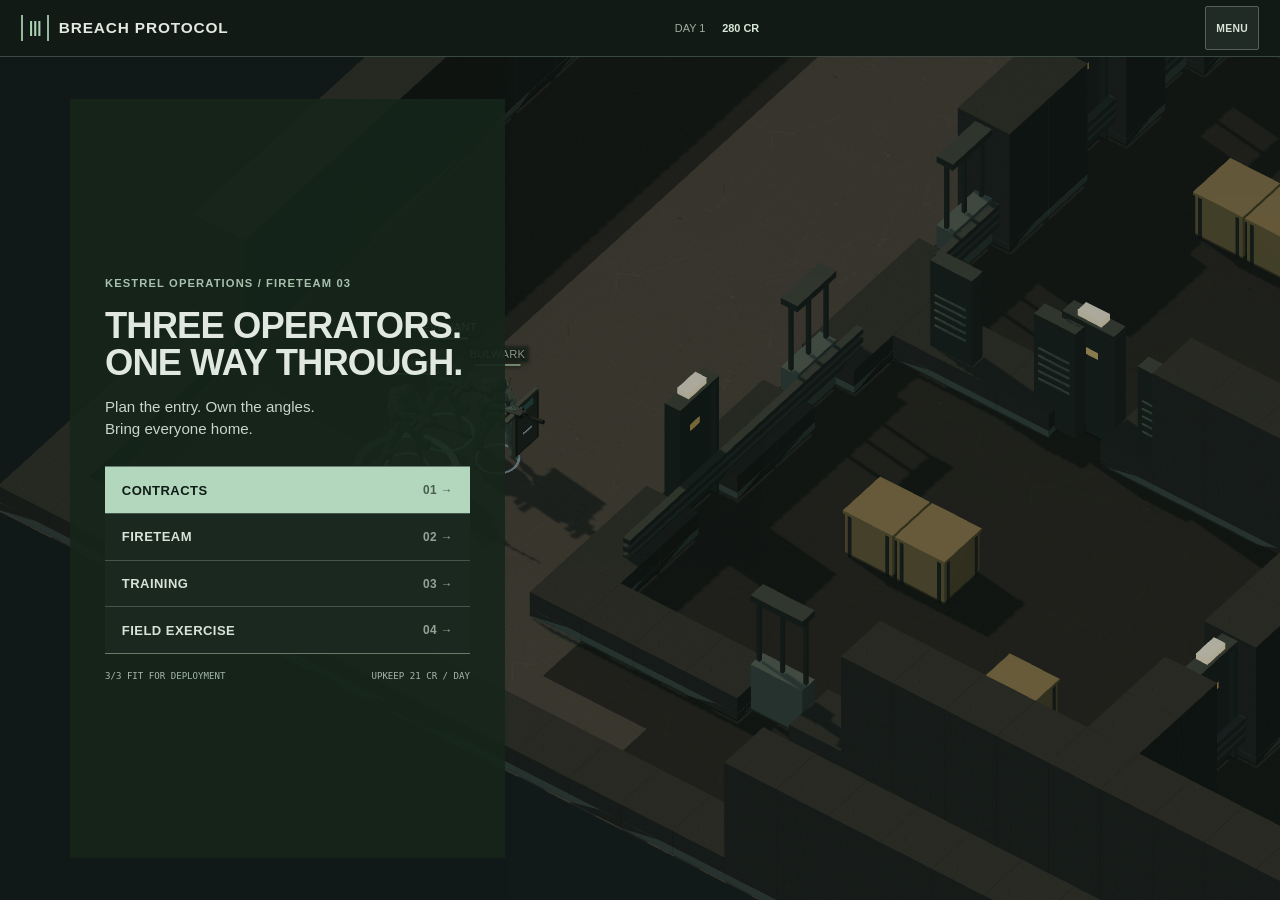
<file: index.html>
<!doctype html>
<html lang="en">
<head><meta charset="UTF-8"><meta name="viewport" content="width=device-width,initial-scale=1,viewport-fit=cover"><meta name="theme-color" content="#111715"><meta name="description" content="BREACH PROTOCOL — command Fireteam Argent in real-time and turn-based CQB."><title>BREACH PROTOCOL</title>  <script type="module" crossorigin src="./assets/index-pW4XqMg1.js"></script>
  <link rel="modulepreload" crossorigin href="./assets/validation-Cw_dvTsr.js">
  <link rel="modulepreload" crossorigin href="./assets/three-D7ugHcJG.js">
  <link rel="stylesheet" crossorigin href="./assets/index-BaE9_lX1.css">
</head>
<body><div id="app"></div></body>
</html>
</file>
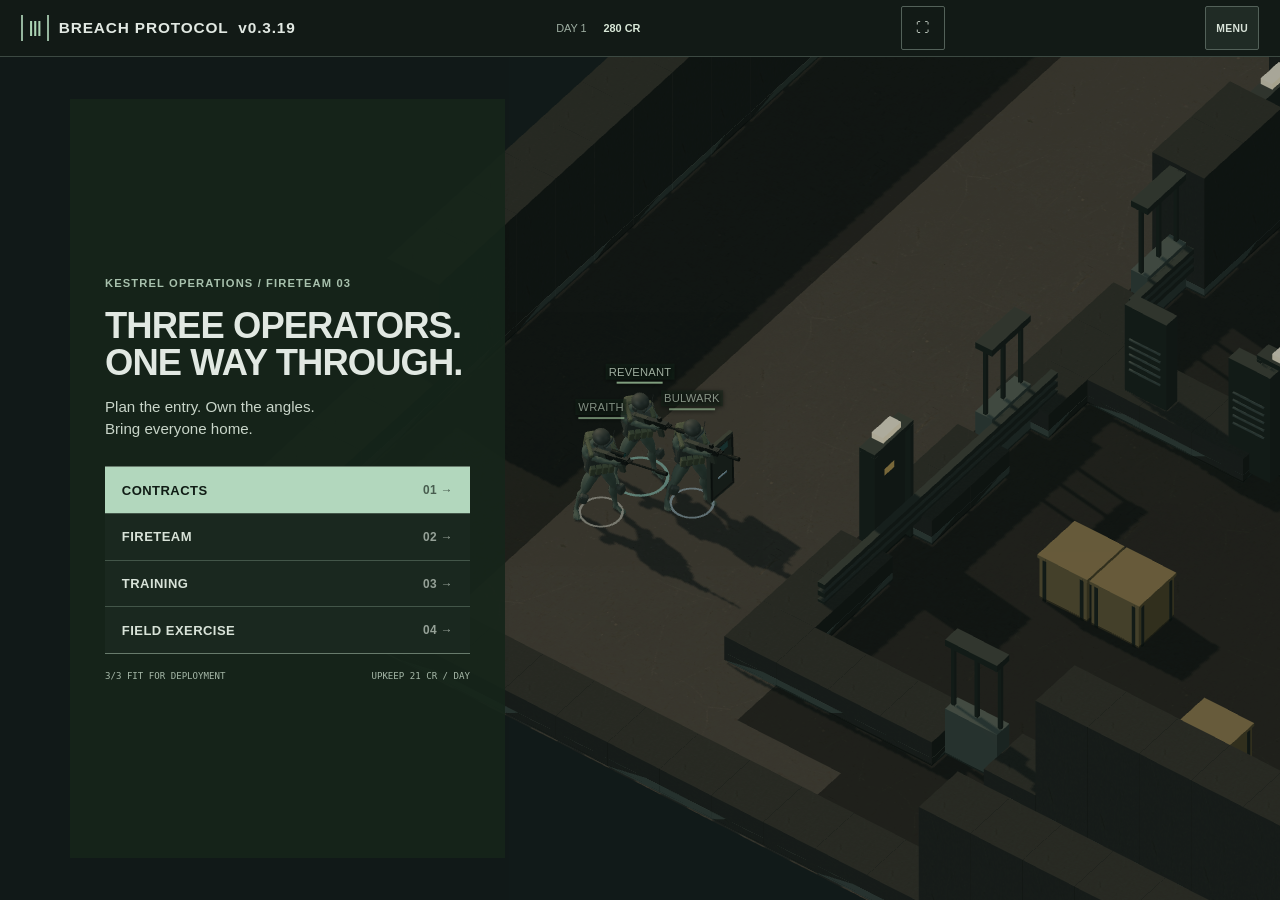
<file: preview-030/index.html>
<!doctype html>
<html lang="en">
<head><meta charset="UTF-8"><meta name="viewport" content="width=device-width,initial-scale=1,viewport-fit=cover"><meta name="theme-color" content="#111715"><meta name="description" content="BREACH PROTOCOL 0.3.19 — command Fireteam Argent through immediate tactical turns; active previous-rules saves remain playable."><title>BREACH PROTOCOL — EXPERIMENTAL 0.3.19</title>  <script type="module" crossorigin src="./assets/index-a6dg4sx_.js"></script>
  <link rel="modulepreload" crossorigin href="./assets/validation-Cw_dvTsr.js">
  <link rel="modulepreload" crossorigin href="./assets/three-D-ZsD3iX.js">
  <link rel="stylesheet" crossorigin href="./assets/index-BOdm2ENC.css">
</head>
<body><div id="app"></div></body>
</html>
</file>
<file: assets/index-BaE9_lX1.css>
@font-face{font-family:Protocol;src:local("Bahnschrift");font-display:swap}:root{font-family:Protocol,Arial Narrow,Arial,sans-serif;color:#e1e8e2;background:#111916;font-synthesis:none;--paper:#d8e2d8;--muted:#9aaba0;--line:#3c4942;--teal:#8bd2ba;--text-scale:1;font-size:calc(14px * var(--text-scale));color-scheme:dark}*{box-sizing:border-box}body{margin:0}button,input,select{font:inherit}button,a,input,select,summary{-webkit-tap-highlight-color:transparent}button{min-height:44px;border:1px solid #536159;border-radius:2px;background:#202b25;color:var(--paper);padding:.65rem .85rem;cursor:pointer;font-weight:650;letter-spacing:.035em;touch-action:manipulation}button:hover{background:#334239;border-color:#a0b3a6}button:active{background:#42574a}button:disabled{color:#89958c;border-color:#354039;background:#1a221d;cursor:not-allowed}button:focus-visible,a:focus-visible,input:focus-visible,select:focus-visible,summary:focus-visible{outline:3px solid #a2dec8;outline-offset:3px}button.primary{background:#b2d7bd;color:#101c15;border-color:#c4e6cf}button.primary:hover{background:#d6eedc}button.danger{border-color:#ab7969;color:#f4c4b6;background:#36251f}button.active{border-color:#9dddca;color:#c1f4df;background:#293e33}button.wide{width:100%;margin-top:1rem}a{color:#acddc6}p{line-height:1.6;color:#b9c6bb}h1,h2,h3,p{margin-top:0}h1{font-size:2.5rem;line-height:1.06;letter-spacing:-.025em;margin-bottom:1.2rem;font-weight:600}h2{font-size:1.38rem;line-height:1.2;font-weight:550;margin-bottom:.5rem}h3{font-size:1.1rem;font-weight:600;margin-bottom:.5rem}small{font-size:.78rem}strong,b{font-weight:650}.muted{color:var(--muted);font-size:.9rem}.warning{color:#f0bfa7;border-left:2px solid #d68f6c;padding-left:.8rem}.eyebrow{font-size:.8rem;letter-spacing:.1em;color:#a8c1ad;font-weight:600;margin-bottom:1rem}.sr-only{position:absolute;width:1px;height:1px;padding:0;margin:-1px;overflow:hidden;clip:rect(0,0,0,0);white-space:nowrap;border:0}[hidden]{display:none!important}#app{height:100dvh;min-height:480px;display:grid;grid-template-rows:auto minmax(150px,1fr) auto;overflow:hidden;position:relative}#header{grid-row:1;z-index:5;display:flex;align-items:center;justify-content:space-between;gap:.5rem;min-height:57px;padding:0 1rem;background:#121a16;border-bottom:1px solid var(--line)}.wordmark{font-size:1.1rem;font-weight:700;letter-spacing:.055em;display:flex;align-items:center;gap:.7rem;white-space:nowrap}.mark{display:inline-grid;place-items:center;color:#acd4b4;font-size:1.5rem;line-height:1;border-left:2px solid #95b59d;border-right:2px solid #95b59d;width:28px;height:26px}.base-status{display:flex;gap:1.2rem;font-size:.78rem;color:#9fafa3}.base-status b{color:#d9e8d8}.menu-button{font-size:.74rem;min-height:36px;padding:.5rem .7rem}.mode-status{padding:.5rem .2rem;font-size:.74rem;background:transparent;border:0;color:#c5e6cf;min-height:44px;white-space:nowrap}.mode-status:disabled{border:0;background:transparent;color:#c5e6cf}.alarm{font-size:.67rem;color:#b1c8a9;letter-spacing:.07em}.alarm.hot{color:#f1a886}#stage{grid-row:2;position:relative;overflow:hidden;min-height:150px}#stage canvas{display:block;width:100%;height:100%;touch-action:none;outline-offset:-4px}#stage .loading{position:absolute;inset:0;display:grid;place-items:center;color:#afd4b9;font-size:.8rem;letter-spacing:.1em}#screen{position:absolute;z-index:3;inset:57px 0 0;overflow:auto;padding:2rem;overscroll-behavior:contain;scrollbar-color:#526a58 #141e16;background:#0e1711b3}.base-menu{max-width:480px;min-height:100%;display:flex;flex-direction:column;justify-content:flex-end;margin:0 auto;padding:1rem 0}.base-menu h1{font-size:3rem;line-height:1.03;margin-bottom:1rem;max-width:440px}.base-menu .intro{color:#c9d5c9;font-size:1.08rem;line-height:1.5;margin-bottom:1.8rem}.base-nav{display:grid;gap:1px;background:#435649;border-top:1px solid #687b6c;border-bottom:1px solid #687b6c}.base-nav button{display:flex;justify-content:space-between;align-items:center;border:0;border-radius:0;padding:1.1rem 1.2rem;background:#1a281f;text-align:left;font-size:.93rem}.base-nav button.primary{background:#b2d7bd}.base-nav button span{font-size:.85rem;opacity:.65}.base-footer{display:flex;justify-content:space-between;gap:1rem;flex-wrap:wrap;font-family:Consolas,monospace;font-size:.65rem;line-height:1.4;margin-top:1.1rem;color:#a7b9a9}.screen-sheet{max-width:880px;margin:0 auto;padding:1.7rem;background:#151f18;border:1px solid #3e4d40}.back{background:transparent;border:0;padding:0;min-height:44px;text-align:left;color:#a9c6b1;font-size:.8rem;margin:0 0 1rem}.contract-list{display:grid;gap:0;margin-top:2rem}.contract{display:grid;grid-template-columns:1fr 150px;gap:2rem;padding:1.6rem 0;border-top:1px solid var(--line)}.contract p{margin-bottom:0;max-width:560px}.contract .eyebrow{font-size:.75rem;display:block;margin-bottom:.55rem}.contract-bottom{display:flex;flex-direction:column;align-items:stretch;justify-content:space-between;gap:.75rem}.contract-bottom strong{font-size:2rem;text-align:right}.contract-bottom small{font-size:.8rem;color:var(--muted)}.facts{display:grid;grid-template-columns:1fr 1fr;gap:1.2rem;border-top:1px solid var(--line);border-bottom:1px solid var(--line);padding:1.2rem 0;margin:1.8rem 0}.facts div{display:flex;flex-direction:column;gap:.3rem}.facts dt{font-size:.8rem;color:var(--muted)}.facts dd{margin:0;font-size:1.3rem}fieldset{padding:1rem 0;border:0;border-top:1px solid var(--line);margin:1.4rem 0}legend{font-size:.9rem;font-weight:600;padding:0 .7rem 0 0}.mode-choice{display:grid;grid-template-columns:1fr 1fr;gap:1rem}.mode-choice label{padding:1rem;border:1px solid var(--line);display:flex;align-items:start;gap:.7rem;margin:0}.mode-choice label:has(input:checked){border-color:#a0c6ac;background:#25372a}.mode-choice label small{display:block;margin-top:.4rem;line-height:1.5;color:var(--muted)}input[type=radio],input[type=checkbox]{width:20px;height:20px;flex-shrink:0;accent-color:#a4d3b4;margin:0;cursor:pointer}.intel{margin-bottom:1.5rem}.brief-team{display:grid;grid-template-columns:repeat(3,minmax(0,1fr));gap:1rem;margin:1.5rem 0}.brief-team b,.brief-team span{display:block}.brief-team b{font-size:.82rem}.brief-team span{font-size:.78rem;margin:.4rem 0}.meter{display:block;height:3px;background:#3b4940;overflow:hidden;flex:1}.meter i{display:block;height:100%;background:#a7cba9}.roster{display:grid;grid-template-columns:repeat(3,minmax(0,1fr));gap:1.5rem;margin-top:2rem}.roster article{min-width:0;border-top:1px solid var(--line);padding-top:1.2rem}.roster-title{display:flex;align-items:start;gap:.8rem}.role-number{font-family:Consolas,monospace;font-size:2rem;color:#748b78;line-height:1}.roster h2{font-size:1.1rem}.roster-title p{font-size:.7rem}.stat-line{font-size:.8rem;display:flex;justify-content:space-between;gap:.5rem;padding:.6rem 0}.stat-line span{color:#96b39e;font-size:.7rem}label{display:block;color:#b7c9ba;font-size:.88rem;margin-bottom:1rem}select{display:block;max-width:100%;width:100%;min-height:44px;background:#202d24;border:1px solid #536759;border-radius:2px;color:#e1eadf;padding:.6rem .45rem;margin-top:.4rem}.inline-actions{display:flex;gap:.7rem;flex-wrap:wrap;margin:1.3rem 0}.inline-actions>button{flex:1}.section-title{margin-top:2.3rem}.bond-row{display:flex;align-items:center;justify-content:space-between;gap:1rem;border-top:1px solid var(--line);padding:1rem 0}.bond-row b{font-size:.82rem}.bond-row p{font-size:.78rem;margin:.45rem 0}.training-list{display:grid;grid-template-columns:repeat(3,minmax(0,1fr));gap:1.4rem;margin:2rem 0}.training-list article{border-top:1px solid var(--line);padding-top:1rem}.training-list h2{font-size:1.1rem}.training-list p{font-size:.8rem;min-height:3rem}.attribute{display:flex;align-items:center;gap:.5rem;padding:.4rem 0;font-size:.78rem}.attribute span:first-child{width:95px;flex-shrink:0}.attribute b{width:35px;text-align:right;font-size:.75rem}.training-list label{margin-top:1.2rem}.debrief-team{display:grid;grid-template-columns:repeat(3,minmax(0,1fr));gap:1rem;margin:2rem 0}.debrief-team h2{font-size:1.05rem}.debrief-team p{font-size:.75rem}.debrief-team strong{color:#aed4b8}#hud{grid-row:3;z-index:4;position:relative;background:#141e18;border-top:1px solid #6b8371;padding:.65rem .9rem max(.35rem,env(safe-area-inset-bottom));max-height:55dvh;overflow-y:auto;overscroll-behavior:contain}.operator-strip{display:grid;grid-template-columns:repeat(3,minmax(0,1fr));gap:.5rem}.operator{position:relative;min-width:0;padding:.6rem .65rem;border:1px solid #46544a;border-top:2px solid #46544a;border-radius:0;background:#1c2820;text-align:left;letter-spacing:0;min-height:75px}.operator.selected{border-color:#8fc5a1;background:#24392b}.operator.down{color:#d79f8f;border-color:#855f51}.operator-name{display:flex;align-items:center;gap:.35rem;font-size:.76rem;margin-bottom:.6rem}.operator-name i{font-family:Consolas,monospace;color:#839f8b;font-size:.65rem;font-style:normal}.operator-stats{display:flex;justify-content:space-between;font-family:Consolas,monospace;font-size:.68rem;margin-top:.5rem;font-weight:400}.operator-stats b{font-weight:400;color:#b5c7b8}.watch-state{position:absolute;right:.5rem;top:-.35rem;font-family:Consolas,monospace;font-size:.55rem;color:#c7efdb;background:#244936;padding:0 .2rem}.ap-line{display:flex;align-items:center;gap:.85rem;min-height:40px;color:#a2b4a7;font-family:Consolas,monospace;font-size:.68rem}.ap-line strong{font-size:1.4rem;color:#acd9bb}.ap-line strong small{font-size:.8rem}.ap-line button{min-height:40px;border:0;background:transparent;font-size:.68rem;padding:.35rem .25rem;color:#c2d5c5}.ap-line>small{margin-left:auto;font-size:.63rem}.actions{display:grid;grid-template-columns:repeat(6,minmax(0,1fr));gap:.45rem}.actions button{min-width:0;font-size:.76rem;min-height:44px;padding:.65rem .2rem;background:#253128;border:1px solid #576c5d}.actions button.active{background:#3b5141;border-color:#c5e4cf;color:#edfff1}.actions button:disabled{background:#1a231c;color:#86968a;border-color:#39483c}.order-preview{display:flex;align-items:center;justify-content:space-between;min-height:35px;font-size:.72rem;gap:.5rem;color:#b1c9b7;padding:.5rem 0;line-height:1.35}.order-preview button{min-height:32px;padding:.25rem .35rem;font-size:.63rem;border:0;background:transparent}.execute-row{display:flex;gap:.5rem}.execute-row button{flex:1;font-size:.83rem;letter-spacing:.06em;min-height:44px}.execute-row button.primary{background:#99c5a4;border-color:#b4d8be}.radio-line{border:0;min-height:33px;padding:.55rem 0 .2rem;font-family:Consolas,monospace;font-size:.68rem;line-height:1.3;width:100%;background:transparent;text-align:left;color:#a0bda9;display:flex;gap:.5rem;align-items:center;letter-spacing:0}.radio-line b{margin-left:auto;font-size:.9rem}.queue-line{display:flex;align-items:center;justify-content:space-between;gap:.5rem;font-size:.68rem;color:#a6bfae;margin-top:.3rem}.queue-line button{font-size:.62rem;min-height:30px;padding:.35rem}.view-tools{position:fixed;left:.75rem;top:67px;display:flex;gap:.35rem}.view-tools button{min-width:44px;min-height:40px;padding:.3rem .6rem;font-size:.8rem;background:#101d15e6;border-color:#647669}.contacts{display:flex;gap:.4rem;flex-wrap:wrap;margin-bottom:.6rem}.contacts button{padding:.35rem .55rem;min-height:36px;font-size:.67rem;color:#f0bea8;border-color:#926a57;background:#32241d}.contacts button b{margin-left:.6rem;color:#e0dec6}.world-labels{position:absolute;inset:0;pointer-events:none;overflow:hidden}.unit-label{position:absolute;top:0;left:0;min-width:50px;text-align:center;color:#def0dd;opacity:.8;filter:drop-shadow(0 1px 2px #000);font-size:9px;letter-spacing:.02em}.unit-label span{display:block;text-shadow:0 1px 3px #000;background:#16271ca0;padding:2px 3px}.unit-label i{height:2px;display:block;background:#384d3d;max-width:46px;margin:2px auto 0}.unit-label b{display:block;background:#b0d6ac;height:100%}.unit-label.selected{opacity:1}.unit-label.hostile{color:#ffd0b8}.unit-label.hostile b{background:#df9a75}#toast{position:absolute;z-index:20;top:7rem;left:50%;transform:translate(-50%);max-width:min(520px,calc(100% - 2rem));padding:.8rem 1rem;background:#d6e3d2;color:#1b2b20;border:1px solid #f0f5e9;font-size:.85rem;line-height:1.4;pointer-events:none;opacity:0;transition:opacity .15s}#toast.show{opacity:1}dialog{width:min(650px,calc(100% - 1.5rem));max-height:calc(100dvh - 2rem);padding:1.3rem 1.5rem;background:#19251c;color:var(--paper);border:1px solid #819582;border-radius:2px;overflow:auto}dialog::backdrop{background:#08110bbd}.dialog-heading{display:flex;align-items:center;justify-content:space-between;gap:1rem;border-bottom:1px solid #465c4b;margin-bottom:1.2rem;padding-bottom:.7rem}.dialog-heading h2{font-size:1.05rem;letter-spacing:.04em;margin:0}.dialog-heading button{min-width:44px;min-height:44px;font-size:1.5rem;background:transparent;border:0;padding:.3rem}.order-grid{display:grid;grid-template-columns:repeat(2,minmax(0,1fr));gap:.7rem;margin:1rem 0}.order-grid button{font-size:.85rem}.check{display:flex;gap:.7rem;align-items:center;min-height:44px;margin:.8rem 0}.check b{display:block;font-size:.9rem}.check small{display:block;margin-top:.3rem;color:var(--muted);line-height:1.5}.support-stepper{display:flex;align-items:center;gap:.7rem;border-top:1px solid var(--line);border-bottom:1px solid var(--line);padding:1rem 0}.support-stepper b{margin-right:auto}.support-stepper button{min-width:44px}.skill-list article{display:flex;align-items:center;justify-content:space-between;gap:1rem;padding:1rem 0;border-top:1px solid var(--line)}.skill-list h3{font-size:.96rem}.skill-list h3 small{color:#a4bea9;margin-left:.35rem}.skill-list p{font-size:.85rem;margin:0}.skill-list button{flex-shrink:0;font-size:.75rem}.radio-history{list-style:none;margin:0;padding:0;font-family:Consolas,monospace;font-size:.8rem}.radio-history li{padding:.5rem 0;border-bottom:1px solid #35483a;line-height:1.5;overflow-wrap:anywhere}.radio-history time{color:#8aab94;margin-right:.5rem}.manual h3{margin-top:1.4rem}.manual p{font-size:.92rem}.backup-row{display:flex;align-items:center;justify-content:space-between;gap:.7rem;font-size:.78rem;border-top:1px solid var(--line);padding:.7rem 0}.backup-row button{font-size:.7rem}details{margin-top:2rem;border-top:1px solid var(--line);padding-top:.5rem}summary{cursor:pointer;min-height:44px;padding:.65rem 0;color:#b3ceb8}@media(min-width:900px){#header{padding:0 1.5rem}.in-mission #hud{width:760px;justify-self:center;border:1px solid #62776a;border-bottom:0;padding:.8rem 1.2rem .5rem;max-height:45dvh}.in-mission #stage{grid-row:2/4;grid-column:1}.in-mission #hud{grid-row:3;grid-column:1;margin-top:450px}#screen:has(.base-menu){padding:3rem 5rem;background:#0e17114d}.base-menu{margin:0;max-width:435px;justify-content:center;background:#17251be8;padding:2.5rem}.base-menu h1{font-size:2.6rem}.view-tools{left:1.5rem;top:75px}}@media(max-width:600px){#header{padding:0 .65rem;gap:.4rem}.wordmark{font-size:.92rem;gap:.4rem}.brand-small{display:none}.mark{width:23px;font-size:1.25rem;height:22px}.base-status{gap:.6rem;font-size:.7rem}#screen{padding:1rem;background:#0e1711ba}.base-menu{justify-content:flex-end;max-width:440px}.base-menu h1{font-size:2.45rem}.base-menu .eyebrow{font-size:.67rem}.base-menu .intro{font-size:.94rem;margin-bottom:1.4rem}.base-nav button{padding:1rem}.base-footer{font-size:.59rem}.screen-sheet{padding:1.1rem .8rem;border:0;background:#16221beb}h1{font-size:2.05rem}.screen-sheet p{font-size:.94rem}.contract{display:block;padding:1.4rem 0}.contract-bottom{flex-direction:row;align-items:center;margin-top:1rem}.contract-bottom strong{font-size:1.6rem}.mode-choice{grid-template-columns:1fr;gap:.65rem}.mode-choice label{padding:.8rem}.mode-choice label small{font-size:.84rem}.roster,.training-list{grid-template-columns:1fr;gap:1.8rem}.roster article{display:grid;grid-template-columns:1fr 1fr;column-gap:1rem}.roster-title,.roster article>.meter,.stat-line,.roster .inline-actions{grid-column:1/-1}.roster .inline-actions{margin:.1rem 0}.roster-title h2{font-size:1.3rem}.bond-row{align-items:start;flex-direction:column;gap:.5rem}.bond-row button{width:100%}.training-list p{min-height:0}.debrief-team{grid-template-columns:1fr;gap:1.2rem}.debrief-team article{border-top:1px solid var(--line);padding-top:1rem}.brief-team{gap:.7rem}.brief-team b{font-size:.72rem}.brief-team span{font-size:.7rem}#hud{padding:.5rem .65rem max(.2rem,env(safe-area-inset-bottom));max-height:55dvh}.actions{grid-template-columns:repeat(3,minmax(0,1fr));gap:.35rem}.actions button{font-size:.77rem}.operator{padding:.5rem .45rem;min-height:68px}.operator-name{font-size:.7rem;gap:.25rem;margin-bottom:.5rem}.operator-name i{display:none}.operator-stats{font-size:.65rem}.ap-line{gap:.75rem;min-height:36px}.ap-line strong{font-size:1.25rem}.ap-line>small{display:none}.order-preview{font-size:.72rem;min-height:33px}.radio-line{font-size:.62rem}.view-tools{top:64px;left:.65rem}.view-tools button{min-height:38px;font-size:.7rem;min-width:38px}.order-grid{gap:.5rem}.order-grid button{font-size:.75rem}.skill-list article{gap:.7rem}.skill-list button{font-size:.7rem;padding:.5rem}.skill-list p{font-size:.82rem}dialog{padding:1rem}.facts{gap:1rem}.facts dd{font-size:1.1rem}}@media(max-height:700px)and (max-width:600px){#hud{max-height:56dvh}.operator{min-height:60px}.operator-name{margin-bottom:.3rem}.operator-stats{margin-top:.3rem}.ap-line{min-height:33px}.actions button{min-height:40px}.order-preview{min-height:28px;font-size:.65rem}.execute-row button{min-height:42px}.radio-line{min-height:28px}.base-menu h1{font-size:2rem}.base-menu .intro{margin-bottom:1rem}}@media(prefers-reduced-motion:reduce){*{scroll-behavior:auto!important;transition:none!important}}.in-mission #hud{padding:.42rem .55rem max(.2rem,env(safe-area-inset-bottom));max-height:50dvh}.operator-strip{gap:.32rem}.operator{min-height:56px;padding:.42rem .45rem}.operator-name{margin-bottom:.32rem}.operator-stats{margin-top:.32rem}.ap-line{min-height:32px;gap:.55rem}.ap-line strong{font-size:1.1rem}.actions{grid-template-columns:repeat(6,minmax(44px,1fr));gap:4px;overflow-x:hidden}.actions button{min-height:52px;padding:4px 1px 3px;display:grid;grid-template-rows:24px auto;place-items:center;align-content:center;gap:1px;font-size:clamp(.48rem,2.25vw,.66rem);line-height:1.05;letter-spacing:.015em}.actions button span{overflow-wrap:anywhere;text-align:center}.action-icon{width:21px;height:21px;stroke-width:1.8}.contacts{margin-bottom:.35rem;gap:.28rem}.contact{display:inline-flex;align-items:center;min-height:36px;padding:.28rem .42rem;border:1px solid #72624f;color:#f0bea8;background:#32241d;font-size:.63rem;line-height:1.18}.contact b{margin-left:.35rem;color:#e0dec6}.contact.marker{border-style:dashed;color:#c3d4d8;background:#1d2a2d}.contact.last-known{color:#d8c39e;background:#2b2820}.contact.blocked{color:#f0c1a8}.action-help{min-height:34px;padding:.35rem 0}.action-help button{min-height:36px}.queue-line{display:none}@media(max-width:600px){.actions{grid-template-columns:repeat(6,minmax(44px,1fr))}.actions button{font-size:clamp(.46rem,2.15vw,.62rem)}.operator{min-height:56px}.ap-line{min-height:32px}}@media(max-height:700px)and (max-width:600px){.actions button{min-height:44px}.operator{min-height:52px}}#screen{top:var(--header-height,57px)}.view-tools{top:calc(var(--header-height,57px) + 8px)}.operator-name{overflow-wrap:anywhere}.radio-line{font-size:.76rem;min-height:44px}.contacts button,.view-tools button,.menu-button{min-height:44px}.view-tools button{min-width:44px}@media(max-width:600px){html[data-large-text=true] #header{flex-wrap:wrap;padding-top:.3rem;padding-bottom:.3rem}html[data-large-text=true] .wordmark{flex:1 1 40%}html[data-large-text=true] .operator-name{font-size:.6rem}html[data-large-text=true] .ap-line{flex-wrap:wrap;gap:.3rem .6rem}html[data-large-text=true] .brief-team,html[data-large-text=true] .facts,html[data-large-text=true] .order-grid{grid-template-columns:1fr}.operator-stats{font-size:.72rem}}.actions button{min-height:56px;grid-template-rows:23px minmax(18px,auto);font-size:.8rem;line-height:1.1;overflow:hidden}.actions button[aria-disabled=true]{background:#1a231c;color:#a9b7ad;border-color:#536257;cursor:not-allowed}.actions button[aria-disabled=true]:focus-visible{outline-color:#d8d0a5}.action-help{min-height:44px;font-size:.8rem}.action-help button{min-width:44px;min-height:44px;font-size:.8rem}.contact{min-height:44px;font-size:.75rem}.unit-label{font-size:.8rem}.contacts button{min-height:44px}.operator,.actions button,.action-help button,.contacts button{touch-action:manipulation}@media(max-height:700px)and (max-width:600px){.actions button{min-height:52px}.action-help{min-height:44px}.operator{min-height:52px}}@media(max-width:600px){html[data-large-text=true] .actions button{min-height:72px;font-size:.8rem;grid-template-rows:24px minmax(34px,auto)}html[data-large-text=true] .action-help{font-size:.8rem}}.action-pager{display:grid;grid-template-columns:44px minmax(0,1fr) 44px;gap:4px;align-items:stretch;max-width:100%;overflow:hidden}.action-page{display:grid;grid-template-columns:repeat(var(--action-page-size),minmax(44px,1fr));gap:4px;min-width:0}.action-pager button{touch-action:manipulation}.action-page-arrow{width:44px;min-width:44px;min-height:56px;padding:0;display:grid;place-items:center;font-size:1.8rem;line-height:1;background:#1d2821;border-color:#576c5d}.action-page-arrow:disabled{color:#5d6961;background:#161e19;border-color:#303b33}.action-slot{min-width:44px;min-height:56px;padding:4px 1px 3px;display:grid;grid-template-rows:23px minmax(18px,auto);place-items:center;align-content:center;gap:1px;font-size:.8rem;line-height:1.1;letter-spacing:.015em;background:#253128;border:1px solid #576c5d;overflow:visible}.action-slot span{min-width:0;max-width:100%;overflow-wrap:anywhere;text-align:center}.action-slot.active{background:#3b5141;border-color:#c5e4cf;color:#edfff1}.action-slot:disabled,.action-slot[aria-disabled=true]{background:#1a231c;color:#a9b7ad;border-color:#536257}.action-slot[aria-disabled=true]{cursor:pointer}.action-slot[aria-disabled=true]:focus-visible{outline-color:#d8d0a5}.action-page-status{min-height:18px;display:flex;align-items:center;justify-content:center;color:#899d8f;font-family:Consolas,monospace;font-size:.68rem;line-height:1.2;padding-top:3px}.action-help>span{min-width:0;overflow-wrap:anywhere}@media(max-width:600px){.in-mission #hud{padding-left:6px;padding-right:6px}.action-slot{font-size:clamp(10px,2.6vw,.74rem)}html[data-large-text=true] .action-slot{min-height:76px;font-size:.78rem;grid-template-rows:24px minmax(38px,auto)}html[data-large-text=true] .action-page-arrow{min-height:76px}.action-help{align-items:flex-start}html[data-large-text=true] .action-help{display:grid;grid-template-columns:minmax(0,1fr);gap:.35rem}html[data-large-text=true] .action-help button{width:100%}}@media(max-height:700px)and (max-width:600px){.action-slot,.action-page-arrow{min-height:52px}}html[data-large-text=true] .action-help{display:grid;grid-template-columns:minmax(0,1fr);gap:.35rem}html[data-large-text=true] .action-help button{width:100%}.sim-command-hud{box-sizing:border-box;width:100%;max-width:760px;min-width:0;overflow-x:hidden;padding:8px;background:#141e18;border-top:1px solid #6b8371;color:#e1eadf;font-family:Consolas,Courier New,monospace}.sim-command-hud *{box-sizing:border-box}.sim-command-hud button{min-width:44px;min-height:44px;border:1px solid #576c5d;border-radius:2px;background:#253128;color:#e1eadf;font:inherit;cursor:pointer}.sim-command-hud button:focus-visible{outline:2px solid #d8d0a5;outline-offset:2px}.sim-command-hud button[aria-disabled=true],.sim-command-hud button:disabled{color:#9aa89e;background:#1a231c;border-color:#4b594f;cursor:not-allowed}.sim-operators{display:grid;grid-template-columns:repeat(3,minmax(0,1fr));gap:4px}.sim-operator{display:grid;grid-template-columns:minmax(0,1fr) auto;grid-template-rows:auto auto;gap:3px 6px;padding:6px;overflow:hidden;text-align:left;letter-spacing:0}.sim-operator strong,.sim-operator span,.sim-operator b{min-width:0;overflow-wrap:anywhere}.sim-operator strong{font-size:.78rem}.sim-operator span{grid-row:2;grid-column:1/-1;color:#aebfb2;font-size:.64rem;line-height:1.3}.sim-operator b{font-size:.62rem;color:#bacbbc}.sim-operator.selected{background:#293d30;border-color:#a5cbae}.sim-operator.ready{border-top-color:#d1c277}.sim-action-pager{display:grid;grid-template-columns:44px minmax(0,1fr) 44px;gap:4px;margin-top:6px;min-width:0}.sim-action-page{display:grid;grid-template-columns:repeat(var(--sim-action-count),minmax(44px,1fr));gap:4px;min-width:0}.sim-action{display:grid;grid-template-rows:22px auto;place-items:center;align-content:center;gap:2px;padding:4px 1px;font-size:.7rem;line-height:1.05;overflow:hidden}.sim-action span{max-width:100%;overflow-wrap:anywhere;text-align:center}.sim-action.active{background:#3b5141;border-color:#c5e4cf}.sim-action .action-icon{width:20px;height:20px}.sim-page-arrow{padding:0;font-size:1.7rem}.sim-page-status{min-height:18px;padding-top:3px;text-align:center;color:#91a394;font-size:.65rem}.sim-target-strip{display:flex;gap:4px;max-width:100%;overflow-x:auto;overscroll-behavior-x:contain;padding:4px 0;scrollbar-width:thin}.sim-target{display:grid;flex:0 0 auto;min-height:44px;padding:4px 8px;border:1px solid #725d4e;background:#31241e;color:#efc4ad;font-size:.67rem;line-height:1.25}.sim-target b{color:#dfdec9;font-weight:400}.sim-target.reported{border-style:dashed;background:#202b2b;color:#b9cac6}.sim-target.door{background:#262920;color:#d8c99d}.sim-command-status{display:flex;align-items:center;justify-content:space-between;gap:6px;min-height:44px;color:#b8cbbd;font-size:.72rem;line-height:1.3}.sim-command-status span{min-width:0;overflow-wrap:anywhere}.sim-confirm{flex:0 0 auto;background:#4a604d!important;border-color:#b8d1bd!important}.sim-execute-row{display:grid;grid-template-columns:repeat(3,minmax(0,1fr));gap:4px}.sim-execute-row{grid-template-columns:repeat(2,minmax(0,1fr));margin-top:4px}.sim-execute-row:has(>button:only-child){grid-template-columns:1fr}.sim-execute-row .primary{background:#a9c9ae;color:#142018;border-color:#d7e5d9;font-weight:700}.sim-live{min-height:18px;padding-top:4px;color:#c8bfa1;font-size:.67rem}.sim-command-hud button,.sim-target{touch-action:manipulation}@media(max-width:430px){.sim-command-hud{padding:6px}.sim-operator{padding:4px}.sim-operator strong{font-size:.68rem}.sim-operator span{font-size:.57rem}.sim-action{font-size:clamp(.58rem,2.5vw,.7rem)}.sim-target-strip{overflow-x:auto}.sim-direction-strip{grid-template-columns:repeat(4,minmax(44px,1fr))}}html[data-large-text=true] .sim-command-hud{font-size:200%}html[data-large-text=true] .sim-operator span,html[data-large-text=true] .sim-operator b{font-size:.55em}html[data-large-text=true] .sim-action-page{grid-template-columns:repeat(2,minmax(44px,1fr))}html[data-large-text=true] .sim-action-pager{align-items:stretch}html[data-large-text=true] .sim-action{font-size:.55em;min-height:64px}html[data-large-text=true] .sim-target-strip{flex-wrap:wrap;overflow-x:hidden}@media(prefers-reduced-motion:reduce){.sim-command-hud *{scroll-behavior:auto!important;transition:none!important;animation:none!important}}@media(max-height:479px){#app.in-mission{min-height:0;grid-template-rows:auto minmax(120px,1fr) minmax(0,calc(100dvh - var(--header-height,57px) - 120px))}#app.in-mission #stage{min-height:120px}#app.in-mission #hud{min-height:0;max-height:none;overflow-y:auto;overscroll-behavior:contain}}
</file>
<file: preview-030/assets/index-BOdm2ENC.css>
@font-face{font-family:Protocol;src:local("Bahnschrift");font-display:swap}:root{font-family:Protocol,Arial Narrow,Arial,sans-serif;color:#e1e8e2;background:#111916;font-synthesis:none;--paper:#d8e2d8;--muted:#9aaba0;--line:#3c4942;--teal:#8bd2ba;--text-scale:1;font-size:calc(14px * var(--text-scale));color-scheme:dark}*{box-sizing:border-box}body{margin:0}button,input,select{font:inherit}button,a,input,select,summary{-webkit-tap-highlight-color:transparent}button{min-height:44px;border:1px solid #536159;border-radius:2px;background:#202b25;color:var(--paper);padding:.65rem .85rem;cursor:pointer;font-weight:650;letter-spacing:.035em;touch-action:manipulation}button:hover{background:#334239;border-color:#a0b3a6}button:active{background:#42574a}button:disabled{color:#89958c;border-color:#354039;background:#1a221d;cursor:not-allowed}button:focus-visible,a:focus-visible,input:focus-visible,select:focus-visible,summary:focus-visible{outline:3px solid #a2dec8;outline-offset:3px}button.primary{background:#b2d7bd;color:#101c15;border-color:#c4e6cf}button.primary:hover{background:#d6eedc}button.danger{border-color:#ab7969;color:#f4c4b6;background:#36251f}button.active{border-color:#9dddca;color:#c1f4df;background:#293e33}button.wide{width:100%;margin-top:1rem}a{color:#acddc6}p{line-height:1.6;color:#b9c6bb}h1,h2,h3,p{margin-top:0}h1{font-size:2.5rem;line-height:1.06;letter-spacing:-.025em;margin-bottom:1.2rem;font-weight:600}h2{font-size:1.38rem;line-height:1.2;font-weight:550;margin-bottom:.5rem}h3{font-size:1.1rem;font-weight:600;margin-bottom:.5rem}small{font-size:.78rem}strong,b{font-weight:650}.muted{color:var(--muted);font-size:.9rem}.warning{color:#f0bfa7;border-left:2px solid #d68f6c;padding-left:.8rem}.eyebrow{font-size:.8rem;letter-spacing:.1em;color:#a8c1ad;font-weight:600;margin-bottom:1rem}.sr-only{position:absolute;width:1px;height:1px;padding:0;margin:-1px;overflow:hidden;clip:rect(0,0,0,0);white-space:nowrap;border:0}[hidden]{display:none!important}#app{height:100dvh;min-height:480px;display:grid;grid-template-rows:auto minmax(150px,1fr) auto;overflow:hidden;position:relative}#header{grid-row:1;z-index:5;display:flex;align-items:center;justify-content:space-between;gap:.5rem;min-height:57px;padding:0 1rem;background:#121a16;border-bottom:1px solid var(--line)}.wordmark{font-size:1.1rem;font-weight:700;letter-spacing:.055em;display:flex;align-items:center;gap:.7rem;white-space:nowrap}.mark{display:inline-grid;place-items:center;color:#acd4b4;font-size:1.5rem;line-height:1;border-left:2px solid #95b59d;border-right:2px solid #95b59d;width:28px;height:26px}.base-status{display:flex;gap:1.2rem;font-size:.78rem;color:#9fafa3}.base-status b{color:#d9e8d8}.menu-button{font-size:.74rem;min-height:36px;padding:.5rem .7rem}.mode-status{padding:.5rem .2rem;font-size:.74rem;background:transparent;border:0;color:#c5e6cf;min-height:44px;white-space:nowrap}.mode-status:disabled{border:0;background:transparent;color:#c5e6cf}.alarm{font-size:.67rem;color:#b1c8a9;letter-spacing:.07em}.alarm.hot{color:#f1a886}#stage{grid-row:2;position:relative;overflow:hidden;min-height:150px}#stage canvas{display:block;width:100%;height:100%;touch-action:none;outline-offset:-4px}#stage .loading{position:absolute;inset:0;display:grid;place-items:center;color:#afd4b9;font-size:.8rem;letter-spacing:.1em}#screen{position:absolute;z-index:3;inset:57px 0 0;overflow:auto;padding:2rem;overscroll-behavior:contain;scrollbar-color:#526a58 #141e16;background:#0e1711b3}.base-menu{max-width:480px;min-height:100%;display:flex;flex-direction:column;justify-content:flex-end;margin:0 auto;padding:1rem 0}.base-menu h1{font-size:3rem;line-height:1.03;margin-bottom:1rem;max-width:440px}.base-menu .intro{color:#c9d5c9;font-size:1.08rem;line-height:1.5;margin-bottom:1.8rem}.base-nav{display:grid;gap:1px;background:#435649;border-top:1px solid #687b6c;border-bottom:1px solid #687b6c}.base-nav button{display:flex;justify-content:space-between;align-items:center;border:0;border-radius:0;padding:1.1rem 1.2rem;background:#1a281f;text-align:left;font-size:.93rem}.base-nav button.primary{background:#b2d7bd}.base-nav button span{font-size:.85rem;opacity:.65}.base-footer{display:flex;justify-content:space-between;gap:1rem;flex-wrap:wrap;font-family:Consolas,monospace;font-size:.65rem;line-height:1.4;margin-top:1.1rem;color:#a7b9a9}.screen-sheet{max-width:880px;margin:0 auto;padding:1.7rem;background:#151f18;border:1px solid #3e4d40}.back{background:transparent;border:0;padding:0;min-height:44px;text-align:left;color:#a9c6b1;font-size:.8rem;margin:0 0 1rem}.contract-list{display:grid;gap:0;margin-top:2rem}.contract{display:grid;grid-template-columns:1fr 150px;gap:2rem;padding:1.6rem 0;border-top:1px solid var(--line)}.contract p{margin-bottom:0;max-width:560px}.contract .eyebrow{font-size:.75rem;display:block;margin-bottom:.55rem}.contract-bottom{display:flex;flex-direction:column;align-items:stretch;justify-content:space-between;gap:.75rem}.contract-bottom strong{font-size:2rem;text-align:right}.contract-bottom small{font-size:.8rem;color:var(--muted)}.facts{display:grid;grid-template-columns:1fr 1fr;gap:1.2rem;border-top:1px solid var(--line);border-bottom:1px solid var(--line);padding:1.2rem 0;margin:1.8rem 0}.facts div{display:flex;flex-direction:column;gap:.3rem}.facts dt{font-size:.8rem;color:var(--muted)}.facts dd{margin:0;font-size:1.3rem}fieldset{padding:1rem 0;border:0;border-top:1px solid var(--line);margin:1.4rem 0}legend{font-size:.9rem;font-weight:600;padding:0 .7rem 0 0}.mode-choice{display:grid;grid-template-columns:1fr 1fr;gap:1rem}.mode-choice label{padding:1rem;border:1px solid var(--line);display:flex;align-items:start;gap:.7rem;margin:0}.mode-choice label:has(input:checked){border-color:#a0c6ac;background:#25372a}.mode-choice label small{display:block;margin-top:.4rem;line-height:1.5;color:var(--muted)}input[type=radio],input[type=checkbox]{width:20px;height:20px;flex-shrink:0;accent-color:#a4d3b4;margin:0;cursor:pointer}.intel{margin-bottom:1.5rem}.brief-team{display:grid;grid-template-columns:repeat(3,minmax(0,1fr));gap:1rem;margin:1.5rem 0}.brief-team b,.brief-team span{display:block}.brief-team b{font-size:.82rem}.brief-team span{font-size:.78rem;margin:.4rem 0}.meter{display:block;height:3px;background:#3b4940;overflow:hidden;flex:1}.meter i{display:block;height:100%;background:#a7cba9}.roster{display:grid;grid-template-columns:repeat(3,minmax(0,1fr));gap:1.5rem;margin-top:2rem}.roster article{min-width:0;border-top:1px solid var(--line);padding-top:1.2rem}.roster-title{display:flex;align-items:start;gap:.8rem}.role-number{font-family:Consolas,monospace;font-size:2rem;color:#748b78;line-height:1}.roster h2{font-size:1.1rem}.roster-title p{font-size:.7rem}.stat-line{font-size:.8rem;display:flex;justify-content:space-between;gap:.5rem;padding:.6rem 0}.stat-line span{color:#96b39e;font-size:.7rem}label{display:block;color:#b7c9ba;font-size:.88rem;margin-bottom:1rem}select{display:block;max-width:100%;width:100%;min-height:44px;background:#202d24;border:1px solid #536759;border-radius:2px;color:#e1eadf;padding:.6rem .45rem;margin-top:.4rem}.inline-actions{display:flex;gap:.7rem;flex-wrap:wrap;margin:1.3rem 0}.inline-actions>button{flex:1}.section-title{margin-top:2.3rem}.bond-row{display:flex;align-items:center;justify-content:space-between;gap:1rem;border-top:1px solid var(--line);padding:1rem 0}.bond-row b{font-size:.82rem}.bond-row p{font-size:.78rem;margin:.45rem 0}.training-list{display:grid;grid-template-columns:repeat(3,minmax(0,1fr));gap:1.4rem;margin:2rem 0}.training-list article{border-top:1px solid var(--line);padding-top:1rem}.training-list h2{font-size:1.1rem}.training-list p{font-size:.8rem;min-height:3rem}.attribute{display:flex;align-items:center;gap:.5rem;padding:.4rem 0;font-size:.78rem}.attribute span:first-child{width:95px;flex-shrink:0}.attribute b{width:35px;text-align:right;font-size:.75rem}.training-list label{margin-top:1.2rem}.debrief-team{display:grid;grid-template-columns:repeat(3,minmax(0,1fr));gap:1rem;margin:2rem 0}.debrief-team h2{font-size:1.05rem}.debrief-team p{font-size:.75rem}.debrief-team strong{color:#aed4b8}#hud{grid-row:3;z-index:4;position:relative;background:#141e18;border-top:1px solid #6b8371;padding:.65rem .9rem max(.35rem,env(safe-area-inset-bottom));max-height:55dvh;overflow-y:auto;overscroll-behavior:contain}.operator-strip{display:grid;grid-template-columns:repeat(3,minmax(0,1fr));gap:.5rem}.operator{position:relative;min-width:0;padding:.6rem .65rem;border:1px solid #46544a;border-top:2px solid #46544a;border-radius:0;background:#1c2820;text-align:left;letter-spacing:0;min-height:75px}.operator.selected{border-color:#8fc5a1;background:#24392b}.operator.down{color:#d79f8f;border-color:#855f51}.operator-name{display:flex;align-items:center;gap:.35rem;font-size:.76rem;margin-bottom:.6rem}.operator-name i{font-family:Consolas,monospace;color:#839f8b;font-size:.65rem;font-style:normal}.operator-stats{display:flex;justify-content:space-between;font-family:Consolas,monospace;font-size:.68rem;margin-top:.5rem;font-weight:400}.operator-stats b{font-weight:400;color:#b5c7b8}.watch-state{position:absolute;right:.5rem;top:-.35rem;font-family:Consolas,monospace;font-size:.55rem;color:#c7efdb;background:#244936;padding:0 .2rem}.ap-line{display:flex;align-items:center;gap:.85rem;min-height:40px;color:#a2b4a7;font-family:Consolas,monospace;font-size:.68rem}.ap-line strong{font-size:1.4rem;color:#acd9bb}.ap-line strong small{font-size:.8rem}.ap-line button{min-height:40px;border:0;background:transparent;font-size:.68rem;padding:.35rem .25rem;color:#c2d5c5}.ap-line>small{margin-left:auto;font-size:.63rem}.actions{display:grid;grid-template-columns:repeat(6,minmax(0,1fr));gap:.45rem}.actions button{min-width:0;font-size:.76rem;min-height:44px;padding:.65rem .2rem;background:#253128;border:1px solid #576c5d}.actions button.active{background:#3b5141;border-color:#c5e4cf;color:#edfff1}.actions button:disabled{background:#1a231c;color:#86968a;border-color:#39483c}.order-preview{display:flex;align-items:center;justify-content:space-between;min-height:35px;font-size:.72rem;gap:.5rem;color:#b1c9b7;padding:.5rem 0;line-height:1.35}.order-preview button{min-height:32px;padding:.25rem .35rem;font-size:.63rem;border:0;background:transparent}.execute-row{display:flex;gap:.5rem}.execute-row button{flex:1;font-size:.83rem;letter-spacing:.06em;min-height:44px}.execute-row button.primary{background:#99c5a4;border-color:#b4d8be}.radio-line{border:0;min-height:33px;padding:.55rem 0 .2rem;font-family:Consolas,monospace;font-size:.68rem;line-height:1.3;width:100%;background:transparent;text-align:left;color:#a0bda9;display:flex;gap:.5rem;align-items:center;letter-spacing:0}.radio-line b{margin-left:auto;font-size:.9rem}.queue-line{display:flex;align-items:center;justify-content:space-between;gap:.5rem;font-size:.68rem;color:#a6bfae;margin-top:.3rem}.queue-line button{font-size:.62rem;min-height:30px;padding:.35rem}.view-tools{position:fixed;left:.75rem;top:67px;display:flex;gap:.35rem}.view-tools button{min-width:44px;min-height:40px;padding:.3rem .6rem;font-size:.8rem;background:#101d15e6;border-color:#647669}.contacts{display:flex;gap:.4rem;flex-wrap:wrap;margin-bottom:.6rem}.contacts button{padding:.35rem .55rem;min-height:36px;font-size:.67rem;color:#f0bea8;border-color:#926a57;background:#32241d}.contacts button b{margin-left:.6rem;color:#e0dec6}.world-labels{position:absolute;inset:0;pointer-events:none;overflow:hidden}.unit-label{position:absolute;top:0;left:0;min-width:50px;text-align:center;color:#def0dd;opacity:.8;filter:drop-shadow(0 1px 2px #000);font-size:9px;letter-spacing:.02em}.unit-label span{display:block;text-shadow:0 1px 3px #000;background:#16271ca0;padding:2px 3px}.unit-label i{height:2px;display:block;background:#384d3d;max-width:46px;margin:2px auto 0}.unit-label b{display:block;background:#b0d6ac;height:100%}.unit-label.selected{opacity:1}.unit-label.hostile{color:#ffd0b8}.unit-label.hostile b{background:#df9a75}#toast{position:absolute;z-index:20;top:7rem;left:50%;transform:translate(-50%);max-width:min(520px,calc(100% - 2rem));padding:.8rem 1rem;background:#d6e3d2;color:#1b2b20;border:1px solid #f0f5e9;font-size:.85rem;line-height:1.4;pointer-events:none;opacity:0;transition:opacity .15s}#toast.show{opacity:1}dialog{width:min(650px,calc(100% - 1.5rem));max-height:calc(100dvh - 2rem);padding:1.3rem 1.5rem;background:#19251c;color:var(--paper);border:1px solid #819582;border-radius:2px;overflow:auto}dialog::backdrop{background:#08110bbd}.dialog-heading{display:flex;align-items:center;justify-content:space-between;gap:1rem;border-bottom:1px solid #465c4b;margin-bottom:1.2rem;padding-bottom:.7rem}.dialog-heading h2{font-size:1.05rem;letter-spacing:.04em;margin:0}.dialog-heading button{min-width:44px;min-height:44px;font-size:1.5rem;background:transparent;border:0;padding:.3rem}.order-grid{display:grid;grid-template-columns:repeat(2,minmax(0,1fr));gap:.7rem;margin:1rem 0}.order-grid button{font-size:.85rem}.check{display:flex;gap:.7rem;align-items:center;min-height:44px;margin:.8rem 0}.check b{display:block;font-size:.9rem}.check small{display:block;margin-top:.3rem;color:var(--muted);line-height:1.5}.support-stepper{display:flex;align-items:center;gap:.7rem;border-top:1px solid var(--line);border-bottom:1px solid var(--line);padding:1rem 0}.support-stepper b{margin-right:auto}.support-stepper button{min-width:44px}.skill-list article{display:flex;align-items:center;justify-content:space-between;gap:1rem;padding:1rem 0;border-top:1px solid var(--line)}.skill-list h3{font-size:.96rem}.skill-list h3 small{color:#a4bea9;margin-left:.35rem}.skill-list p{font-size:.85rem;margin:0}.skill-list button{flex-shrink:0;font-size:.75rem}.radio-history{list-style:none;margin:0;padding:0;font-family:Consolas,monospace;font-size:.8rem}.radio-history li{padding:.5rem 0;border-bottom:1px solid #35483a;line-height:1.5;overflow-wrap:anywhere}.radio-history time{color:#8aab94;margin-right:.5rem}.manual h3{margin-top:1.4rem}.manual p{font-size:.92rem}.backup-row{display:flex;align-items:center;justify-content:space-between;gap:.7rem;font-size:.78rem;border-top:1px solid var(--line);padding:.7rem 0}.backup-row button{font-size:.7rem}details{margin-top:2rem;border-top:1px solid var(--line);padding-top:.5rem}summary{cursor:pointer;min-height:44px;padding:.65rem 0;color:#b3ceb8}@media(min-width:900px){#header{padding:0 1.5rem}.in-mission #hud{width:760px;justify-self:center;border:1px solid #62776a;border-bottom:0;padding:.8rem 1.2rem .5rem;max-height:45dvh}.in-mission #stage{grid-row:2/4;grid-column:1}.in-mission #hud{grid-row:3;grid-column:1;margin-top:450px}#screen:has(.base-menu){padding:3rem 5rem;background:#0e17114d}.base-menu{margin:0;max-width:435px;justify-content:center;background:#17251be8;padding:2.5rem}.base-menu h1{font-size:2.6rem}.view-tools{left:1.5rem;top:75px}}@media(max-width:600px){#header{padding:0 .65rem;gap:.4rem}.wordmark{font-size:.92rem;gap:.4rem}.brand-small{display:none}.mark{width:23px;font-size:1.25rem;height:22px}.base-status{gap:.6rem;font-size:.7rem}#screen{padding:1rem;background:#0e1711ba}.base-menu{justify-content:flex-end;max-width:440px}.base-menu h1{font-size:2.45rem}.base-menu .eyebrow{font-size:.67rem}.base-menu .intro{font-size:.94rem;margin-bottom:1.4rem}.base-nav button{padding:1rem}.base-footer{font-size:.59rem}.screen-sheet{padding:1.1rem .8rem;border:0;background:#16221beb}h1{font-size:2.05rem}.screen-sheet p{font-size:.94rem}.contract{display:block;padding:1.4rem 0}.contract-bottom{flex-direction:row;align-items:center;margin-top:1rem}.contract-bottom strong{font-size:1.6rem}.mode-choice{grid-template-columns:1fr;gap:.65rem}.mode-choice label{padding:.8rem}.mode-choice label small{font-size:.84rem}.roster,.training-list{grid-template-columns:1fr;gap:1.8rem}.roster article{display:grid;grid-template-columns:1fr 1fr;column-gap:1rem}.roster-title,.roster article>.meter,.stat-line,.roster .inline-actions{grid-column:1/-1}.roster .inline-actions{margin:.1rem 0}.roster-title h2{font-size:1.3rem}.bond-row{align-items:start;flex-direction:column;gap:.5rem}.bond-row button{width:100%}.training-list p{min-height:0}.debrief-team{grid-template-columns:1fr;gap:1.2rem}.debrief-team article{border-top:1px solid var(--line);padding-top:1rem}.brief-team{gap:.7rem}.brief-team b{font-size:.72rem}.brief-team span{font-size:.7rem}#hud{padding:.5rem .65rem max(.2rem,env(safe-area-inset-bottom));max-height:55dvh}.actions{grid-template-columns:repeat(3,minmax(0,1fr));gap:.35rem}.actions button{font-size:.77rem}.operator{padding:.5rem .45rem;min-height:68px}.operator-name{font-size:.7rem;gap:.25rem;margin-bottom:.5rem}.operator-name i{display:none}.operator-stats{font-size:.65rem}.ap-line{gap:.75rem;min-height:36px}.ap-line strong{font-size:1.25rem}.ap-line>small{display:none}.order-preview{font-size:.72rem;min-height:33px}.radio-line{font-size:.62rem}.view-tools{top:64px;left:.65rem}.view-tools button{min-height:38px;font-size:.7rem;min-width:38px}.order-grid{gap:.5rem}.order-grid button{font-size:.75rem}.skill-list article{gap:.7rem}.skill-list button{font-size:.7rem;padding:.5rem}.skill-list p{font-size:.82rem}dialog{padding:1rem}.facts{gap:1rem}.facts dd{font-size:1.1rem}}@media(max-height:700px)and (max-width:600px){#hud{max-height:56dvh}.operator{min-height:60px}.operator-name{margin-bottom:.3rem}.operator-stats{margin-top:.3rem}.ap-line{min-height:33px}.actions button{min-height:40px}.order-preview{min-height:28px;font-size:.65rem}.execute-row button{min-height:42px}.radio-line{min-height:28px}.base-menu h1{font-size:2rem}.base-menu .intro{margin-bottom:1rem}}@media(prefers-reduced-motion:reduce){*{scroll-behavior:auto!important;transition:none!important}}#portrait-gate{position:fixed;inset:0;z-index:1000;display:grid;place-items:center;padding:max(1rem,env(safe-area-inset-top)) max(1rem,env(safe-area-inset-right)) max(1rem,env(safe-area-inset-bottom)) max(1rem,env(safe-area-inset-left));background:#111916;color:#e1e8e2;text-align:center}#portrait-gate[hidden]{display:none!important}.portrait-gate-copy{width:min(100%,25rem);border-left:2px solid #a8d6b6;padding:1rem 1.25rem;text-align:left}.portrait-gate-title{margin-bottom:.45rem;color:#eef7ee;font-size:1.45rem;line-height:1.2}.portrait-gate-copy p:last-child{margin-bottom:0;color:#b9c6bb}.portrait-gate-actions{display:flex;flex-wrap:wrap;gap:.6rem;margin-top:1.25rem}.portrait-gate-actions button{flex:1 1 11rem;min-height:48px}.portrait-gate-primary{background:#b2d7bd;color:#101c15;border-color:#c4e6cf}.portrait-gate-secondary{background:transparent}.fullscreen-button{flex:0 0 auto;min-width:44px;min-height:44px;padding:.35rem .5rem;font-size:.95rem;line-height:1;background:transparent}.fullscreen-button:hover{background:#334239}#app:fullscreen{width:100%;height:100dvh;min-height:0}#app:fullscreen #header{padding-top:env(safe-area-inset-top);padding-bottom:env(safe-area-inset-bottom)}.in-mission #hud{padding:.42rem .55rem max(.2rem,env(safe-area-inset-bottom));max-height:50dvh}.operator-strip{gap:.32rem}.operator{min-height:56px;padding:.42rem .45rem}.operator-name{margin-bottom:.32rem}.operator-stats{margin-top:.32rem}.ap-line{min-height:32px;gap:.55rem}.ap-line strong{font-size:1.1rem}.actions{grid-template-columns:repeat(6,minmax(44px,1fr));gap:4px;overflow-x:hidden}.actions button{min-height:52px;padding:4px 1px 3px;display:grid;grid-template-rows:24px auto;place-items:center;align-content:center;gap:1px;font-size:clamp(.48rem,2.25vw,.66rem);line-height:1.05;letter-spacing:.015em}.actions button span{overflow-wrap:anywhere;text-align:center}.action-icon{width:21px;height:21px;stroke-width:1.8}.contacts{margin-bottom:.35rem;gap:.28rem}.contact{display:inline-flex;align-items:center;min-height:36px;padding:.28rem .42rem;border:1px solid #72624f;color:#f0bea8;background:#32241d;font-size:.63rem;line-height:1.18}.contact b{margin-left:.35rem;color:#e0dec6}.contact.marker{border-style:dashed;color:#c3d4d8;background:#1d2a2d}.contact.last-known{color:#d8c39e;background:#2b2820}.contact.blocked{color:#f0c1a8}.action-help{min-height:34px;padding:.35rem 0}.action-help button{min-height:36px}.queue-line{display:none}@media(max-width:600px){.actions{grid-template-columns:repeat(6,minmax(44px,1fr))}.actions button{font-size:clamp(.46rem,2.15vw,.62rem)}.operator{min-height:56px}.ap-line{min-height:32px}}@media(max-height:700px)and (max-width:600px){.actions button{min-height:44px}.operator{min-height:52px}}#screen{top:var(--header-height,57px)}.view-tools{top:calc(var(--header-height,57px) + 8px)}.operator-name{overflow-wrap:anywhere}.radio-line{font-size:.76rem;min-height:44px}.contacts button,.view-tools button,.menu-button{min-height:44px}.view-tools button{min-width:44px}@media(max-width:600px){html[data-large-text=true] #header{flex-wrap:wrap;padding-top:.3rem;padding-bottom:.3rem}html[data-large-text=true] .wordmark{flex:1 1 40%}html[data-large-text=true] .operator-name{font-size:.6rem}html[data-large-text=true] .ap-line{flex-wrap:wrap;gap:.3rem .6rem}html[data-large-text=true] .brief-team,html[data-large-text=true] .facts,html[data-large-text=true] .order-grid{grid-template-columns:1fr}.operator-stats{font-size:.72rem}}.actions button{min-height:56px;grid-template-rows:23px minmax(18px,auto);font-size:.8rem;line-height:1.1;overflow:hidden}.actions button[aria-disabled=true]{background:#1a231c;color:#a9b7ad;border-color:#536257;cursor:not-allowed}.actions button[aria-disabled=true]:focus-visible{outline-color:#d8d0a5}.action-help{min-height:44px;font-size:.8rem}.action-help button{min-width:44px;min-height:44px;font-size:.8rem}.contact{min-height:44px;font-size:.75rem}.unit-label{font-size:.8rem}.contacts button{min-height:44px}.operator,.actions button,.action-help button,.contacts button{touch-action:manipulation}@media(max-height:700px)and (max-width:600px){.actions button{min-height:52px}.action-help{min-height:44px}.operator{min-height:52px}}@media(max-width:600px){html[data-large-text=true] .actions button{min-height:72px;font-size:.8rem;grid-template-rows:24px minmax(34px,auto)}html[data-large-text=true] .action-help{font-size:.8rem}}.action-pager{display:grid;grid-template-columns:44px minmax(0,1fr) 44px;gap:4px;align-items:stretch;max-width:100%;overflow:hidden}.action-page{display:grid;grid-template-columns:repeat(var(--action-page-size),minmax(44px,1fr));gap:4px;min-width:0}.action-pager button{touch-action:manipulation}.action-page-arrow{width:44px;min-width:44px;min-height:56px;padding:0;display:grid;place-items:center;font-size:1.8rem;line-height:1;background:#1d2821;border-color:#576c5d}.action-page-arrow:disabled{color:#5d6961;background:#161e19;border-color:#303b33}.action-slot{min-width:44px;min-height:56px;padding:4px 1px 3px;display:grid;grid-template-rows:23px minmax(18px,auto);place-items:center;align-content:center;gap:1px;font-size:.8rem;line-height:1.1;letter-spacing:.015em;background:#253128;border:1px solid #576c5d;overflow:visible}.action-slot span{min-width:0;max-width:100%;overflow-wrap:anywhere;text-align:center}.action-slot.active{background:#3b5141;border-color:#c5e4cf;color:#edfff1}.action-slot:disabled,.action-slot[aria-disabled=true]{background:#1a231c;color:#a9b7ad;border-color:#536257}.action-slot[aria-disabled=true]{cursor:pointer}.action-slot[aria-disabled=true]:focus-visible{outline-color:#d8d0a5}.action-page-status{min-height:18px;display:flex;align-items:center;justify-content:center;color:#899d8f;font-family:Consolas,monospace;font-size:.68rem;line-height:1.2;padding-top:3px}.action-help>span{min-width:0;overflow-wrap:anywhere}@media(max-width:600px){.in-mission #hud{padding-left:6px;padding-right:6px}.action-slot{font-size:clamp(10px,2.6vw,.74rem)}html[data-large-text=true] .action-slot{min-height:76px;font-size:.78rem;grid-template-rows:24px minmax(38px,auto)}html[data-large-text=true] .action-page-arrow{min-height:76px}.action-help{align-items:flex-start}html[data-large-text=true] .action-help{display:grid;grid-template-columns:minmax(0,1fr);gap:.35rem}html[data-large-text=true] .action-help button{width:100%}}@media(max-height:700px)and (max-width:600px){.action-slot,.action-page-arrow{min-height:52px}}html[data-large-text=true] .action-help{display:grid;grid-template-columns:minmax(0,1fr);gap:.35rem}html[data-large-text=true] .action-help button{width:100%}.sim-command-hud{box-sizing:border-box;width:100%;max-width:760px;min-width:0;overflow-x:hidden;padding:8px;background:#141e18;border-top:1px solid #6b8371;color:#e1eadf;font-family:Consolas,Courier New,monospace}.sim-command-hud *{box-sizing:border-box}.sim-command-hud button{min-width:44px;min-height:44px;border:1px solid #576c5d;border-radius:2px;background:#253128;color:#e1eadf;font:inherit;cursor:pointer}.sim-command-hud button:focus-visible{outline:2px solid #d8d0a5;outline-offset:2px}.sim-command-hud button[aria-disabled=true],.sim-command-hud button:disabled{color:#9aa89e;background:#1a231c;border-color:#4b594f;cursor:not-allowed}.sim-operators{display:grid;grid-template-columns:repeat(3,minmax(0,1fr));gap:4px}.sim-operator{display:grid;grid-template-columns:minmax(0,1fr) auto;grid-template-rows:auto auto;gap:3px 6px;padding:6px;overflow:hidden;text-align:left;letter-spacing:0}.sim-operator strong,.sim-operator span,.sim-operator b{min-width:0;overflow-wrap:anywhere}.sim-operator strong{font-size:.78rem}.sim-operator span{grid-row:2;grid-column:1/-1;color:#aebfb2;font-size:.64rem;line-height:1.3}.sim-operator b{font-size:.62rem;color:#bacbbc}.sim-operator.selected{background:#293d30;border-color:#a5cbae}.sim-operator.ready{border-top-color:#d1c277}.sim-action-pager{display:grid;grid-template-columns:44px minmax(0,1fr) 44px;gap:4px;margin-top:6px;min-width:0}.sim-action-page{display:grid;grid-template-columns:repeat(var(--sim-action-count),minmax(44px,1fr));gap:4px;min-width:0}.sim-action{display:grid;grid-template-rows:22px auto;place-items:center;align-content:center;gap:2px;padding:4px 1px;font-size:.7rem;line-height:1.05;overflow:hidden}.sim-action span{max-width:100%;overflow-wrap:anywhere;text-align:center}.sim-action.active{background:#3b5141;border-color:#c5e4cf}.sim-action .action-icon{width:20px;height:20px}.sim-page-arrow{padding:0;font-size:1.7rem}.sim-page-status{min-height:18px;padding-top:3px;text-align:center;color:#91a394;font-size:.65rem}.sim-target-strip{display:flex;gap:4px;max-width:100%;overflow-x:auto;overscroll-behavior-x:contain;padding:4px 0;scrollbar-width:thin}.sim-target{display:grid;flex:0 0 auto;min-height:44px;padding:4px 8px;border:1px solid #725d4e;background:#31241e;color:#efc4ad;font-size:.67rem;line-height:1.25}.sim-target b{color:#dfdec9;font-weight:400}.sim-target.reported{border-style:dashed;background:#202b2b;color:#b9cac6}.sim-target.door{background:#262920;color:#d8c99d}.sim-command-status{display:flex;align-items:center;justify-content:space-between;gap:6px;min-height:44px;color:#b8cbbd;font-size:.72rem;line-height:1.3}.sim-command-status span{min-width:0;overflow-wrap:anywhere}.sim-confirm{flex:0 0 auto;background:#4a604d!important;border-color:#b8d1bd!important}.sim-execute-row{display:grid;grid-template-columns:repeat(3,minmax(0,1fr));gap:4px}.sim-execute-row{grid-template-columns:repeat(2,minmax(0,1fr));margin-top:4px}.sim-execute-row:has(>button:only-child){grid-template-columns:1fr}.sim-execute-row .primary{background:#a9c9ae;color:#142018;border-color:#d7e5d9;font-weight:700}.sim-live{min-height:18px;padding-top:4px;color:#c8bfa1;font-size:.67rem}.sim-command-hud button,.sim-target{touch-action:manipulation}@media(max-width:430px){.sim-command-hud{padding:6px}.sim-operator{padding:4px}.sim-operator strong{font-size:.68rem}.sim-operator span{font-size:.57rem}.sim-action{font-size:clamp(.58rem,2.5vw,.7rem)}.sim-target-strip{overflow-x:auto}.sim-direction-strip{grid-template-columns:repeat(4,minmax(44px,1fr))}}html[data-large-text=true] .sim-command-hud{font-size:200%}html[data-large-text=true] .sim-operator span,html[data-large-text=true] .sim-operator b{font-size:.55em}html[data-large-text=true] .sim-action-page{grid-template-columns:repeat(2,minmax(44px,1fr))}html[data-large-text=true] .sim-action-pager{align-items:stretch}html[data-large-text=true] .sim-action{font-size:.55em;min-height:64px}html[data-large-text=true] .sim-target-strip{flex-wrap:wrap;overflow-x:hidden}@media(prefers-reduced-motion:reduce){.sim-command-hud *{scroll-behavior:auto!important;transition:none!important;animation:none!important}}@media(max-height:479px){#app.in-mission{min-height:0;grid-template-rows:auto minmax(120px,1fr) minmax(0,calc(100dvh - var(--header-height,57px) - 120px))}#app.in-mission #stage{min-height:120px}#app.in-mission #hud{min-height:0;max-height:none;overflow-y:auto;overscroll-behavior:contain}}.wordmark{min-width:0}.wordmark>span:not(.mark){min-width:0}.build-version{flex:0 0 auto}@media(max-width:430px){#header{gap:.25rem;padding:0 .5rem}.wordmark{gap:.35rem;font-size:.82rem}.build-version{font-size:.58rem}.base-status{min-width:0;flex:0 1 auto;gap:.35rem;font-size:.58rem}.mode-status{max-width:100px;overflow:hidden;text-overflow:ellipsis;font-size:.62rem}.alarm{display:none}.menu-button{flex:0 0 auto;padding:.5rem .55rem}}#app:has(.management-screen){min-height:0;height:100dvh;grid-template-rows:auto minmax(0,1fr) 0}#stage.management-active>canvas:not(.management-canvas),#stage.management-active>.world-labels{display:none}.management-canvas{position:absolute;left:0;top:0;display:block;pointer-events:none}#screen.management-screen{inset:var(--header-height,57px) 0 0;padding:0;overflow:hidden;background:transparent;pointer-events:none}.management-screen,.management-screen *{min-width:0;min-height:0}.management-screen{--management-ink:#eaf2ec;--management-muted:#9eb3a9;--management-line:rgba(117,214,204,.33);--management-teal:#7be7de;--management-amber:#f2bd54;color:var(--management-ink);font-family:Protocol,Arial Narrow,Arial,sans-serif;font-size:12px;line-height:1.25}.management-screen button{min-width:44px;min-height:44px;margin:0;padding:5px 8px;border:1px solid var(--management-line);border-radius:2px;background:#071718db;color:var(--management-ink);font-size:12px;line-height:1.15;letter-spacing:.04em}.management-screen button:hover{background:#0d3131eb;border-color:var(--management-teal)}.management-screen button.primary{background:var(--management-amber);border-color:#ffd877;color:#101a17;font-weight:750}.management-screen button.primary:hover{background:#ffd979}.management-screen button:disabled{opacity:.5;cursor:not-allowed}.management-shell{position:relative;width:100%;height:100%;pointer-events:none}.management-rail{position:relative;z-index:2;min-width:0;min-height:0;pointer-events:auto}.management-briefing-dock{position:relative;z-index:2;grid-area:dock;display:grid;width:100%;min-width:0;min-height:0;background:#050f11f7;border-top:1px solid var(--management-line);pointer-events:auto}.management-scene-slot{min-width:0;min-height:0;background:transparent;pointer-events:none}.management-topline{display:flex;align-items:center;justify-content:space-between;gap:4px;margin:0;padding:0 0 4px;border-bottom:1px solid var(--management-line);color:var(--management-teal);font-size:12px;font-weight:650;letter-spacing:.08em;line-height:1.15}.management-topline-actions{display:flex;align-items:center;justify-content:flex-end;gap:4px;margin:0}.management-topline-button,.management-intel-button{min-height:44px;margin:0;padding:4px 8px;font-size:12px;white-space:nowrap}.management-location{color:#c0cbc1;font:12px Consolas,monospace;letter-spacing:.03em;white-space:nowrap}.management-contract-title h1{margin:4px 0 2px;color:#eef4ed;font-size:22px;line-height:1.05;letter-spacing:.01em}.management-contract-title p{margin:0;color:var(--management-muted);font:12px Consolas,monospace;line-height:1.2}.management-objective{margin:4px 0;color:#d2ddd3;font-size:14px;line-height:1.25}.management-briefing-facts{margin:4px 0;padding:4px 0;border-top:1px solid var(--management-line);border-bottom:1px solid var(--management-line)}.management-facts{display:grid;grid-template-columns:repeat(3,minmax(0,1fr));gap:4px;margin:0;padding:0}.management-facts div{display:grid;gap:2px;min-width:0}.management-facts dt{color:var(--management-muted);font-size:12px;line-height:1.1}.management-facts dd{margin:0;color:#eef6ed;font:14px Consolas,monospace;line-height:1.1}.management-mode{margin:4px 0;padding:4px 0;border:0;border-top:1px solid var(--management-line)}.management-mode legend{margin:0 0 2px;padding:0;color:var(--management-muted);font-size:12px}.management-mode label{display:flex;align-items:flex-start;gap:4px;margin:0;padding:4px 0;border-top:1px solid rgba(117,214,204,.16);color:var(--management-muted);font-size:12px;line-height:1.2}.management-mode label:has(input:checked){color:var(--management-ink)}.management-mode label span{display:block}.management-mode label b{display:block;font-size:12px}.management-mode label small{display:block;margin-top:2px;color:var(--management-muted);font-size:12px;line-height:1.2}.management-mode input{width:20px;height:20px;flex:0 0 20px;margin:0;accent-color:#a4d3b4}.management-intel{display:flex;align-items:center;gap:4px;margin:4px 0;padding:0;border:0;color:#d5e2c8;line-height:1.2}.management-intel strong,.management-intel p,.management-intel-inline{margin:0;font-size:12px;line-height:1.2}.management-intel p{color:var(--management-muted)}.management-squad-heading{display:flex;align-items:center;justify-content:space-between;gap:4px;margin:0 0 4px;color:var(--management-teal);font:12px Consolas,monospace;letter-spacing:.05em;line-height:1}.management-squad-heading span+span{color:#c7d6c9}.management-briefing-roster{min-width:0;min-height:0;padding:8px;border-right:1px solid var(--management-line)}.management-operators{display:grid;grid-template-columns:repeat(3,minmax(0,1fr));gap:4px;margin:0;border:0}.management-operator-row{display:grid;align-items:center;width:100%;min-height:44px;margin:0;padding:4px;border:1px solid rgba(117,214,204,.26);border-radius:2px;background:#071d1e94;color:var(--management-ink);text-align:left;letter-spacing:0}.management-operator-row:hover{background:#0d3131e6}.management-operator-row.selected{padding-left:3px;border-left:3px solid var(--management-teal);background:#124444ad}.management-operator-copy{display:flex;flex-direction:column;gap:2px;min-width:0}.management-operator-copy b{font-size:12px;line-height:1.15;white-space:normal;overflow:visible;text-overflow:clip}.management-operator-copy small{color:#cbd9cc;font-size:12px;line-height:1.15;white-space:normal;overflow:visible;text-overflow:clip}.management-briefing-actions{display:grid;grid-template-columns:minmax(0,1fr) minmax(0,1fr);gap:4px;height:100%;min-height:0;margin:0;padding:4px}.management-selection,.management-deploy{display:flex;flex-direction:column;justify-content:center;align-items:stretch;gap:2px;min-width:0;min-height:0;margin:0;padding:4px;border:1px solid rgba(117,214,204,.28);background:#071d1ec2}.management-selection{border-left:2px solid var(--management-teal)}.management-selection span{display:flex;flex-direction:column;gap:2px;min-width:0}.management-selection p{margin:0;color:#e1ede2;font-size:12px;line-height:1.15;white-space:normal;overflow:visible;text-overflow:clip}.management-selection p+p{display:none}.management-selection button,.management-deploy button{width:100%;min-height:44px}.management-deploy{border-top-color:#75d6cc47}.management-deploy>div{display:flex;flex:0 0 auto;flex-direction:column;align-items:center;justify-content:center;min-width:0;min-height:0;text-align:center}.management-deploy-label{display:block;color:#a5b9ad;font:12px Consolas,monospace;letter-spacing:.06em;line-height:1.05}.management-deploy strong{display:block;color:#f4f6e9;font-size:12px;line-height:1.05;letter-spacing:.04em}.management-deploy-reason{display:block;color:#f0d6a0;font-size:12px;line-height:1.05}.management-feedback{margin:4px 0 0;padding:4px 6px;border-left:2px solid var(--management-teal);background:#11464459;color:#d9f0df;font-size:12px;line-height:1.2}.management-screen .warning{margin:4px 0 0;border-left:2px solid var(--management-amber);color:#f0d6a0;font-size:12px;line-height:1.25}.management-back{display:none}.management-shell.management-equipment>.management-rail,.management-shell.management-compare>.management-rail{height:100%;overflow:hidden}.management-equipment-grid{display:grid;width:100%;height:100%;min-height:0;grid-template-areas:"roster scene inspector";grid-template-columns:168px minmax(220px,1fr) 320px;gap:0;overflow:hidden;pointer-events:none}.management-equipment-grid>.management-roster{grid-area:roster}.management-equipment-grid>.management-scene-slot{grid-area:scene}.management-equipment-grid>.management-equipment-inspector{grid-area:inspector}.management-roster{z-index:2;min-width:0;min-height:0;padding:8px;background:#051113f0;border-right:1px solid var(--management-line);pointer-events:auto;overflow:auto}.management-roster .management-topline{margin:0 0 4px}.management-roster-card{display:grid;grid-template-columns:44px minmax(0,1fr);align-items:stretch;width:100%;min-height:64px;margin:0 0 4px;padding:0;border:1px solid rgba(117,214,204,.26);border-radius:0;background:#071d1e94;color:var(--management-ink);text-align:left;overflow:visible;letter-spacing:0}.management-roster-card.selected{border-color:var(--management-teal);background:#1244449e}.management-roster-card>span:last-child{display:flex;flex-direction:column;justify-content:center;gap:2px;min-width:0;padding:4px}.management-roster-card b,.management-roster-card small,.management-roster-card em{font-size:12px;line-height:1.15;white-space:normal;overflow:visible;text-overflow:clip}.management-roster-card small{color:#a6bbb0}.management-roster-card em{margin:0;color:#cbd9cc;font:12px Consolas,monospace;font-style:normal}.management-portrait{display:block;width:44px;min-width:44px;height:100%;min-height:44px;background-image:var(--management-portrait-image);background-repeat:no-repeat;background-size:700px 393px;background-color:#0c2425;border-right:1px solid rgba(117,214,204,.25)}.management-portrait.portrait-op0{background-position:-14px -49px}.management-portrait.portrait-op1{background-position:-14px -125px}.management-portrait.portrait-op2{background-position:-14px -205px}.management-equipment-inspector{z-index:2;display:flex;flex-direction:column;gap:4px;height:100%;min-width:0;min-height:0;padding:8px;background:#051113f5;border-left:1px solid var(--management-line);pointer-events:auto;overflow:hidden}.management-equipment-inspector>.management-topline{display:none}.management-equipment-inspector>.management-back-top{display:block;flex:0 0 44px;min-height:44px;margin:0;padding:4px 0;color:#a9c8c1;background:transparent;border:0;text-align:left}.management-equipment-inspector>h1{flex:0 0 22px;margin:0;color:#eef4ed;font-size:18px;line-height:1.1}.management-role{display:none}.management-loadout-compare{display:grid;grid-template-columns:1fr 1fr;gap:4px;flex:1 1 auto;min-height:0;margin:0;overflow:auto}.management-weapon-card{min-width:0;min-height:0;padding:6px;border:1px solid rgba(117,214,204,.3);background:#082021a1}.management-weapon-card.preview{border-color:var(--management-teal);background:#0b2d2cb8}.management-card-kicker{display:block;color:#a4bbb0;font:12px Consolas,monospace;line-height:1.1;letter-spacing:.04em}.management-weapon-card.preview .management-card-kicker{color:var(--management-teal)}.management-weapon-card h2{margin:3px 0 4px;color:#eef6ed;font-size:16px;line-height:1.1}.management-weapon-stats{display:grid;gap:2px;margin:0}.management-weapon-stats div{display:flex;justify-content:space-between;gap:4px;border-top:1px solid rgba(117,214,204,.16);padding-top:2px}.management-weapon-stats dt{color:#9bb2a8;font-size:12px}.management-weapon-stats dd{margin:0;color:#eff6ea;font:12px Consolas,monospace}.management-stat-note{margin:4px 0 0;color:#8fa69b;font-size:12px}.management-empty-state{margin:0;color:#a7b8ab;font-size:12px;line-height:1.25}.management-candidates{flex:0 0 auto;margin:0;padding-top:4px;border-top:1px solid var(--management-line)}.management-section-heading{display:flex;align-items:baseline;justify-content:space-between;gap:4px}.management-section-heading h2{margin:0;color:#eef6ed;font-size:14px;line-height:1.1}.management-section-heading span{color:#9fb8ab;font:12px Consolas,monospace}.management-candidates>p{margin:2px 0 4px;color:#a7b8ab;font-size:12px;line-height:1.15}.management-candidate-list{display:grid;grid-template-columns:repeat(4,minmax(0,1fr));gap:4px}.management-candidate{min-width:0;min-height:44px;margin:0;padding:4px;font-size:12px;line-height:1.05;white-space:normal;overflow:visible}.management-candidate.selected{border-color:var(--management-teal);background:#114644b3;color:#eff8ef}.management-inspection{display:flex;align-items:center;justify-content:space-between;gap:4px;flex:0 0 auto;margin:0;padding-top:4px;border-top:1px solid var(--management-line);color:#a9bda9;font-size:12px;line-height:1.15}.management-inspection [data-management-status]{min-width:0;overflow-wrap:anywhere}.management-inspection button{flex:0 0 auto;min-height:44px}.management-equipment-return{display:none}.management-compare-grid .management-equipment-inspector{gap:4px}.management-compare-grid .management-equipment-inspector>h1{flex-basis:22px;font-size:16px;white-space:normal}.management-base-note{flex:0 0 auto;margin:0;padding-left:6px;border-left:2px solid #a8c6ae;color:#a9bdaa;font-size:12px;line-height:1.2}.management-compare-legend{display:flex;justify-content:space-between;flex:0 0 auto;margin:0;padding:3px 4px;border:1px solid rgba(117,214,204,.2);color:#9eb5aa;font:12px Consolas,monospace;line-height:1.1}.management-compare-legend span:last-child{color:var(--management-teal)}.management-compare-table{display:block;flex:1 1 auto;min-height:0;width:100%;margin:0;border:1px solid rgba(117,214,204,.25);border-collapse:collapse;overflow:auto;font-size:12px}.management-compare-table caption{position:absolute;width:1px;height:1px;overflow:hidden;clip:rect(0,0,0,0)}.management-compare-table th,.management-compare-table td{border:1px solid rgba(117,214,204,.2);padding:5px 4px;text-align:center;line-height:1.1}.management-compare-table thead th{color:#99b0a5;font-size:12px}.management-compare-table thead th b{display:block;margin-top:2px;color:#f0f7ef;font-size:12px}.management-compare-table tbody th{text-align:left;color:#c9d8ca;font-size:12px}.management-compare-table td{color:#f0f7ef;font:12px Consolas,monospace}.management-compare-table td.positive{color:var(--management-teal)}.management-compare-table td.negative{color:#f0a886}.management-compare-table td.neutral{color:#abb9ad}.management-gear-line,.management-preview-note{flex:0 0 auto;margin:0;color:#aabfaa;font-size:12px;line-height:1.2}.management-preview-note{color:#b5c7b9}.management-compare-actions{display:grid;grid-template-columns:1fr 1.5fr;gap:4px;flex:0 0 44px;margin:0;padding:0}.management-compare-actions button{min-height:44px}.management-arrow{color:#9fc8a8}.management-scene-status{position:absolute;z-index:3;left:calc(var(--management-scene-left,0px) + 8px);bottom:8px;max-width:260px;margin:0;padding:4px 6px;background:#0c1711e0;border-left:2px solid #d19b7f;color:#efc3ae;font:12px Consolas,monospace;line-height:1.25;pointer-events:none}@media(max-width:999px),(max-height:599px){.management-shell.management-briefing{display:grid;grid-template-columns:340px minmax(0,1fr);grid-template-rows:minmax(0,1fr) 96px;grid-template-areas:"brief scene" "dock dock"}.management-shell.management-briefing>.management-scene-slot{grid-area:scene;grid-row:1}.management-shell.management-briefing>.management-rail{grid-area:brief;display:flex;flex-direction:column;gap:4px;height:100%;padding:8px;overflow:auto;background:#050f11f5;border-right:1px solid var(--management-line)}.management-shell.management-briefing>.management-briefing-dock{grid-template-columns:340px minmax(0,1fr)}.management-shell.management-briefing .management-topline{flex:0 0 44px;min-height:44px}.management-shell.management-briefing .management-topline-actions{min-width:0}.management-shell.management-briefing .management-contract-title h1{font-size:18px}.management-shell.management-briefing .management-objective,.management-shell.management-briefing .management-facts dd{font-size:12px}.management-shell.management-briefing .management-mode{display:none}.management-shell.management-briefing .management-feedback{max-height:44px;overflow:auto}.management-equipment-grid{grid-template-columns:168px minmax(220px,1fr) 320px}.management-roster{padding:8px}.management-roster .management-topline{flex-direction:column;align-items:flex-start;justify-content:center;gap:0;height:44px;min-height:44px}.management-roster-card{min-height:64px}.management-weapon-stats,.management-stat-note{display:none}.management-weapon-card{padding:6px}.management-weapon-card h2{font-size:14px}.management-card-kicker{font-size:12px}.management-candidates>p{display:none}.management-inspection{min-height:48px}}@media(min-width:1000px)and (min-height:600px){.management-shell.management-briefing{display:grid;grid-template-columns:440px minmax(0,1fr);grid-template-rows:minmax(0,1fr) 112px;grid-template-areas:"brief scene" "dock dock"}.management-shell.management-briefing>.management-scene-slot{grid-area:scene;grid-row:1}.management-shell.management-briefing>.management-rail{grid-area:brief;display:flex;flex-direction:column;gap:8px;height:100%;padding:12px 14px;overflow:auto;background:#050f11f5;border-right:1px solid var(--management-line)}.management-shell.management-briefing>.management-briefing-dock{grid-template-columns:440px minmax(0,1fr)}.management-shell.management-briefing .management-briefing-roster{padding:10px 14px}.management-shell.management-briefing .management-topline{flex-basis:44px;min-height:44px}.management-shell.management-briefing .management-contract-title h1{font-size:24px}.management-shell.management-briefing .management-objective{font-size:14px}.management-shell.management-briefing .management-briefing-facts{margin-top:4px}.management-shell.management-briefing .management-facts dd{font-size:14px}.management-shell.management-briefing .management-mode{display:block}.management-equipment-grid{grid-template-columns:240px minmax(0,1fr) 440px}.management-roster{padding:12px}.management-roster-card{min-height:72px}.management-weapon-stats,.management-stat-note{display:grid}.management-weapon-card h2{font-size:16px}.management-candidates>p{display:block}.management-equipment-inspector{padding:12px}}@media(max-width:599px){.management-shell.management-briefing{grid-template-columns:minmax(0,1fr);grid-template-rows:190px auto auto;grid-template-areas:"scene" "brief" "dock";height:auto;min-height:100%;overflow:auto}.management-shell.management-briefing>.management-scene-slot{grid-column:1;grid-row:1}.management-shell.management-briefing>.management-rail{grid-area:brief;height:auto;min-height:0;overflow:visible;padding:8px;border-right:0;border-top:1px solid var(--management-line)}.management-shell.management-briefing>.management-briefing-dock{grid-template-columns:minmax(0,1fr)}.management-briefing-roster{border-right:0;border-bottom:1px solid var(--management-line)}.management-equipment-grid{grid-template-areas:"scene" "roster" "inspector";grid-template-columns:minmax(0,1fr);grid-template-rows:190px auto auto;height:auto;min-height:100%;overflow:auto}.management-equipment-grid>.management-roster{border-right:0;border-bottom:1px solid var(--management-line)}.management-equipment-grid>.management-equipment-inspector{min-height:360px;border-left:0}.management-roster-card{display:inline-grid;width:calc(33.333% - 4px);grid-template-columns:1fr;vertical-align:top;margin-right:4px}.management-roster-card>span:last-child{padding:4px}.management-briefing-actions{grid-template-columns:1fr}.management-screen{font-size:12px}}@media(prefers-reduced-motion:reduce){.management-screen *{scroll-behavior:auto;transition:none;animation:none}}.tactical-command-hud{box-sizing:border-box;position:relative;width:100%;max-width:760px;min-width:0;overflow:visible;padding:8px;background:#141e18;border-top:1px solid #6b8371;color:#e1eadf;font-family:Consolas,Courier New,monospace}.tactical-command-hud *{box-sizing:border-box}.tactical-command-hud button{min-width:44px;min-height:44px;border:1px solid #576c5d;border-radius:2px;background:#253128;color:#e1eadf;font:inherit;cursor:pointer;touch-action:manipulation}.tactical-command-hud button:focus-visible{outline:2px solid #d8d0a5;outline-offset:2px}.tactical-command-hud button[aria-disabled=true],.tactical-command-hud button:disabled{color:#9aa89e;background:#1a231c;border-color:#4b594f;cursor:not-allowed}.tactical-command-row{display:grid;grid-template-columns:minmax(0,1fr) max-content minmax(0,1fr);align-items:center;min-height:56px;min-width:0}.tactical-turn-line{grid-column:1/-1;grid-row:1;display:flex;align-items:center;justify-content:space-between;gap:10px;min-width:0;min-height:28px;color:#b8cbbd;font-size:.7rem;line-height:1.2;pointer-events:none}.tactical-turn-line strong{flex:0 0 auto;color:#e6efe4;font-size:.82rem}.tactical-turn-line span{margin-left:0}.tactical-turn-line b{color:#d8c976}.tactical-operators{display:grid;grid-template-columns:repeat(3,minmax(0,1fr));gap:4px}.tactical-operator{display:grid;grid-template-columns:minmax(0,1fr);grid-template-rows:auto auto auto;gap:2px 5px;padding:5px;text-align:left;overflow:visible}.tactical-operator strong,.tactical-operator span,.tactical-operator b{min-width:0}.tactical-operator strong{grid-column:1;grid-row:1;font-size:.76rem;white-space:nowrap;overflow-wrap:normal;word-break:normal}.tactical-operator span{grid-column:1;grid-row:2;color:#adbbb0;font-size:.62rem;white-space:nowrap;overflow-wrap:normal;word-break:normal}.tactical-operator b{grid-column:1;grid-row:3;max-width:100%;font-size:.58rem;line-height:1.2;color:#b9c9bc;white-space:normal;overflow-wrap:anywhere;word-break:normal}.tactical-operator.selected{background:#293d30;border-color:#a5cbae}.tactical-allowance{display:flex;align-items:center;justify-content:flex-end;flex-wrap:wrap;gap:8px;min-height:34px;font-size:.68rem}.tactical-allowance>span{margin-right:auto;color:#dfe9dd}.tactical-allowance b{font-weight:400}.tactical-allowance .ready{color:#b9d9bf}.tactical-allowance .spent{color:#819087}.tactical-action-pager{grid-column:2;grid-row:1;z-index:1;display:grid;grid-template-columns:44px minmax(0,1fr) 44px;gap:4px;min-width:0}.tactical-action-page{display:grid;grid-template-columns:repeat(var(--tactical-action-count),minmax(44px,1fr));gap:4px;min-width:0}.tactical-action{display:grid;grid-template-rows:22px auto;place-items:center;align-content:center;gap:2px;padding:4px 1px;font-size:.7rem;line-height:1.05;overflow:hidden}.tactical-action span{max-width:100%;overflow-wrap:anywhere;text-align:center}.tactical-action.active{background:#3b5141;border-color:#c5e4cf}.tactical-action .action-icon{width:20px;height:20px}.tactical-page-arrow{padding:0;font-size:1.7rem}.tactical-page-status{min-height:18px;padding-top:3px;text-align:center;color:#91a394;font-size:.65rem}.tactical-target-strip{position:absolute;z-index:5;left:50%;bottom:calc(100% + 70px);width:min(520px,calc(100% - 16px));max-width:calc(100vw - 16px);overflow-x:auto;overscroll-behavior-x:contain;padding:4px 0;scrollbar-width:thin;transform:translate(-50%)}.tactical-target-list{display:flex;justify-content:center;gap:4px;width:max-content;min-width:100%;padding:0 4px}.tactical-target{display:grid;flex:0 0 auto;min-height:44px;padding:4px 8px;border:1px solid #725d4e;background:#31241e;color:#efc4ad;font-size:.67rem;line-height:1.25}.tactical-target b{color:#dfdec9;font-weight:400}.tactical-target.selected{border-color:#e15b4d;outline:2px solid #e15b4d;outline-offset:-3px}.tactical-target.reported{border-style:dashed;background:#202b2b;color:#b9cac6}.tactical-target.door{background:#262920;color:#d8c99d}.tactical-command-status{position:sticky;top:0;z-index:2;display:flex;align-items:center;justify-content:space-between;gap:6px;min-height:44px;padding:2px 0;background:#141e18;color:#b8cbbd;font-size:.72rem;line-height:1.3}.tactical-command-status span{min-width:0;overflow-wrap:anywhere}.tactical-confirm{flex:0 0 auto;background:#4a604d!important;border-color:#b8d1bd!important}.tactical-live{min-height:18px;padding-top:3px;color:#c8bfa1;font-size:.67rem}.tactical-contact-cue{position:absolute;z-index:4;top:10px;left:50%;transform:translate(-50%);max-width:calc(100% - 20px);padding:8px 10px;border:1px solid #c4ab55;background:#20251c;color:#eee0a8;font:700 .72rem Consolas,Courier New,monospace;text-align:center;pointer-events:none}.tactical-contact-cue[hidden]{display:none}@media(max-width:600px){.tactical-command-row{display:block;min-height:0}.tactical-turn-line{min-height:28px}.tactical-action-pager{margin-top:4px}}@media(max-width:430px){.tactical-command-hud{padding:6px}.tactical-turn-line{gap:6px}.tactical-operator{padding:4px}.tactical-operator strong{font-size:.67rem}.tactical-operator span,.tactical-operator b{font-size:.56rem}.tactical-action{font-size:clamp(.58rem,2.5vw,.7rem)}.tactical-target-strip{width:min(520px,calc(100vw - 16px))}}@media(max-height:479px){.tactical-command-hud{max-height:calc(100dvh - 132px);overflow-y:auto;overscroll-behavior:contain}.tactical-turn-line{min-height:24px}.tactical-operator,.tactical-action,.tactical-page-arrow{min-height:44px}.tactical-command-status{min-height:40px}.tactical-live{min-height:16px}}@media(max-height:479px)and (min-width:600px){#app.in-mission:has(#hud.tactical-command-hud){grid-template-rows:auto minmax(168px,1fr) minmax(0,calc(100dvh - var(--header-height,57px) - 168px))}#app.in-mission:has(#hud.tactical-command-hud) #stage{min-height:168px}#app.in-mission:has(#hud.tactical-command-hud) #hud{margin-top:0}}@media(prefers-reduced-motion:reduce){.tactical-command-hud *,.tactical-contact-cue{scroll-behavior:auto!important;transition:none!important;animation:none!important}}.tactical-turn-banner{position:absolute;z-index:5;top:33%;left:50%;transform:translate(-50%,-50%);width:max-content;max-width:calc(100% - 24px);padding:clamp(10px,2vw,16px) clamp(18px,5vw,42px);border:1px solid #9fc9ab;background:#101b15e8;color:#ecf6eb;box-shadow:0 7px 28px #050b078f;font:700 clamp(1rem,3vw,1.65rem)/1.1 Consolas,"Courier New",monospace;letter-spacing:.18em;text-align:center;pointer-events:none;opacity:0;transition:opacity .16s ease}.tactical-turn-banner[data-side=enemy]{border-color:#d39a7c;color:#ffe0cf}.tactical-turn-banner:not([hidden]){opacity:1}.tactical-turn-banner[hidden]{display:block;visibility:hidden;opacity:0}@media(prefers-reduced-motion:reduce){.tactical-turn-banner{transition:none!important}}.tactical-turn-banner[data-reduced-motion=true]{transition:none!important}@media(max-width:430px){.tactical-turn-banner{max-width:calc(100% - 16px);padding:9px 15px;font-size:clamp(.9rem,5vw,1.2rem);letter-spacing:.12em}}.tactical-operator{align-content:start}.tactical-selectable{pointer-events:auto;cursor:pointer}.world-labels{z-index:2}.tactical-selected-operator{position:fixed;left:max(8px,calc((100vw - 760px)/2));bottom:var(--tactical-panel-bottom, calc(55dvh + 8px) );z-index:6;display:flex;align-items:stretch;width:min(320px,calc(100vw - 16px));min-height:52px;border:1px solid #849b89;background:#17251b;color:#e1eadf;box-shadow:0 4px 16px #07100bcc;pointer-events:auto}.tactical-selected-operator-copy{display:grid;min-width:0;flex:1;align-content:center;gap:2px;padding:6px 9px}.tactical-selected-operator-copy span{color:#9fbaa5;font-size:.57rem;letter-spacing:.1em}.tactical-selected-operator-copy strong{min-width:0;overflow-wrap:anywhere;font-size:.84rem;letter-spacing:.03em}.tactical-selected-operator-copy b{min-width:0;overflow-wrap:anywhere;color:#c6dcc9;font-size:.66rem;font-weight:400}.tactical-operator-nav{flex:0 0 44px;min-width:44px!important;min-height:50px!important;padding:0!important;border:0!important;border-radius:0!important;background:#203126!important;color:#cfe3d1!important;font-size:1.5rem!important;line-height:1}.tactical-operator-nav:hover{background:#304938!important}.tactical-operator-nav[aria-disabled=true]{color:#718174!important;background:#19241c!important;cursor:not-allowed}@media(max-width:430px){.tactical-selected-operator{left:8px;width:min(300px,calc(100vw - 16px))}.tactical-selected-operator-copy{padding:5px 7px}.tactical-selected-operator-copy strong{font-size:.76rem}.tactical-selected-operator-copy b{font-size:.62rem}}@media(max-height:479px){.tactical-selected-operator{bottom:var(--tactical-panel-bottom, calc(100dvh - 112px) )}}@media(orientation:landscape){#app.in-mission:has(#hud.tactical-command-hud){grid-template-rows:auto minmax(0,1fr) 0}#app.in-mission:has(#hud.tactical-command-hud) #stage{grid-row:2/4;min-height:0}#app.in-mission #hud.tactical-command-hud{position:absolute;left:50%;bottom:0;z-index:4;width:min(760px,calc(100% - 12px));max-height:none;margin:0;transform:translate(-50%);overflow:visible;padding:6px 8px max(6px,env(safe-area-inset-bottom));display:grid;grid-template-columns:minmax(0,1fr) auto;gap:0 8px}#app.in-mission #hud.tactical-command-hud .tactical-command-row,#app.in-mission #hud.tactical-command-hud .tactical-command-status,#app.in-mission #hud.tactical-command-hud .tactical-meta-line{grid-column:1/-1}#app.in-mission #hud.tactical-command-hud .tactical-command-row{min-height:52px}#app.in-mission #hud.tactical-command-hud .tactical-turn-line{min-height:26px;gap:7px;font-size:.64rem}#app.in-mission #hud.tactical-command-hud .tactical-turn-line strong{font-size:.75rem}#app.in-mission #hud.tactical-command-hud .tactical-turn-line span{margin-left:auto}#app.in-mission #hud.tactical-command-hud .tactical-turn-line b{font-size:.62rem}#app.in-mission #hud.tactical-command-hud .tactical-allowance{min-height:0;gap:6px;font-size:.62rem}#app.in-mission #hud.tactical-command-hud .tactical-allowance>span{display:none}#app.in-mission #hud.tactical-command-hud .tactical-target-strip{padding:2px 0}#app.in-mission #hud.tactical-command-hud .tactical-target{min-height:44px;padding:4px 7px}#app.in-mission #hud.tactical-command-hud .tactical-command-status{position:static;min-height:0;padding:0;font-size:.66rem}#app.in-mission #hud.tactical-command-hud .tactical-action-pager{gap:4px}#app.in-mission #hud.tactical-command-hud .tactical-action,#app.in-mission #hud.tactical-command-hud .tactical-page-arrow{min-height:44px}#app.in-mission #hud.tactical-command-hud .tactical-action{font-size:clamp(.58rem,1.25vw,.7rem)}#app.in-mission #hud.tactical-command-hud .tactical-page-status,#app.in-mission #hud.tactical-command-hud .tactical-live{min-height:16px;padding-top:2px;font-size:.6rem;line-height:1.2}#app.in-mission #hud.tactical-command-hud .tactical-meta-line{display:grid;grid-template-columns:auto minmax(0,1fr);align-items:center;gap:8px;min-width:0}#app.in-mission #hud.tactical-command-hud .tactical-live{min-width:0;overflow:hidden;text-overflow:ellipsis;white-space:nowrap}}@media(orientation:landscape)and (max-height:420px){#app.in-mission #hud.tactical-command-hud{padding-top:4px;padding-bottom:max(4px,env(safe-area-inset-bottom))}#app.in-mission #hud.tactical-command-hud .tactical-turn-line{min-height:24px}#app.in-mission #hud.tactical-command-hud .tactical-command-status{min-height:0}#app.in-mission #hud.tactical-command-hud .tactical-page-status,#app.in-mission #hud.tactical-command-hud .tactical-live{min-height:14px}}.tactical-action-pager{grid-template-columns:44px max-content 44px;justify-content:center}.tactical-action-page{grid-template-columns:repeat(var(--tactical-action-count),56px);width:max-content}.tactical-action{width:56px;height:56px;min-width:44px;min-height:44px}.tactical-selected-operator{width:min(240px,calc(100vw - 16px))}@media(max-height:479px){.tactical-action{width:52px;height:52px}.tactical-action-page{grid-template-columns:repeat(var(--tactical-action-count),52px)}}.tactical-command-hud{z-index:4}.tactical-target-strip{position:fixed;z-index:7;bottom:var(--tactical-target-bottom,70px);width:min(520px,calc(100vw - 16px));max-width:calc(100vw - 16px)}
</file>
